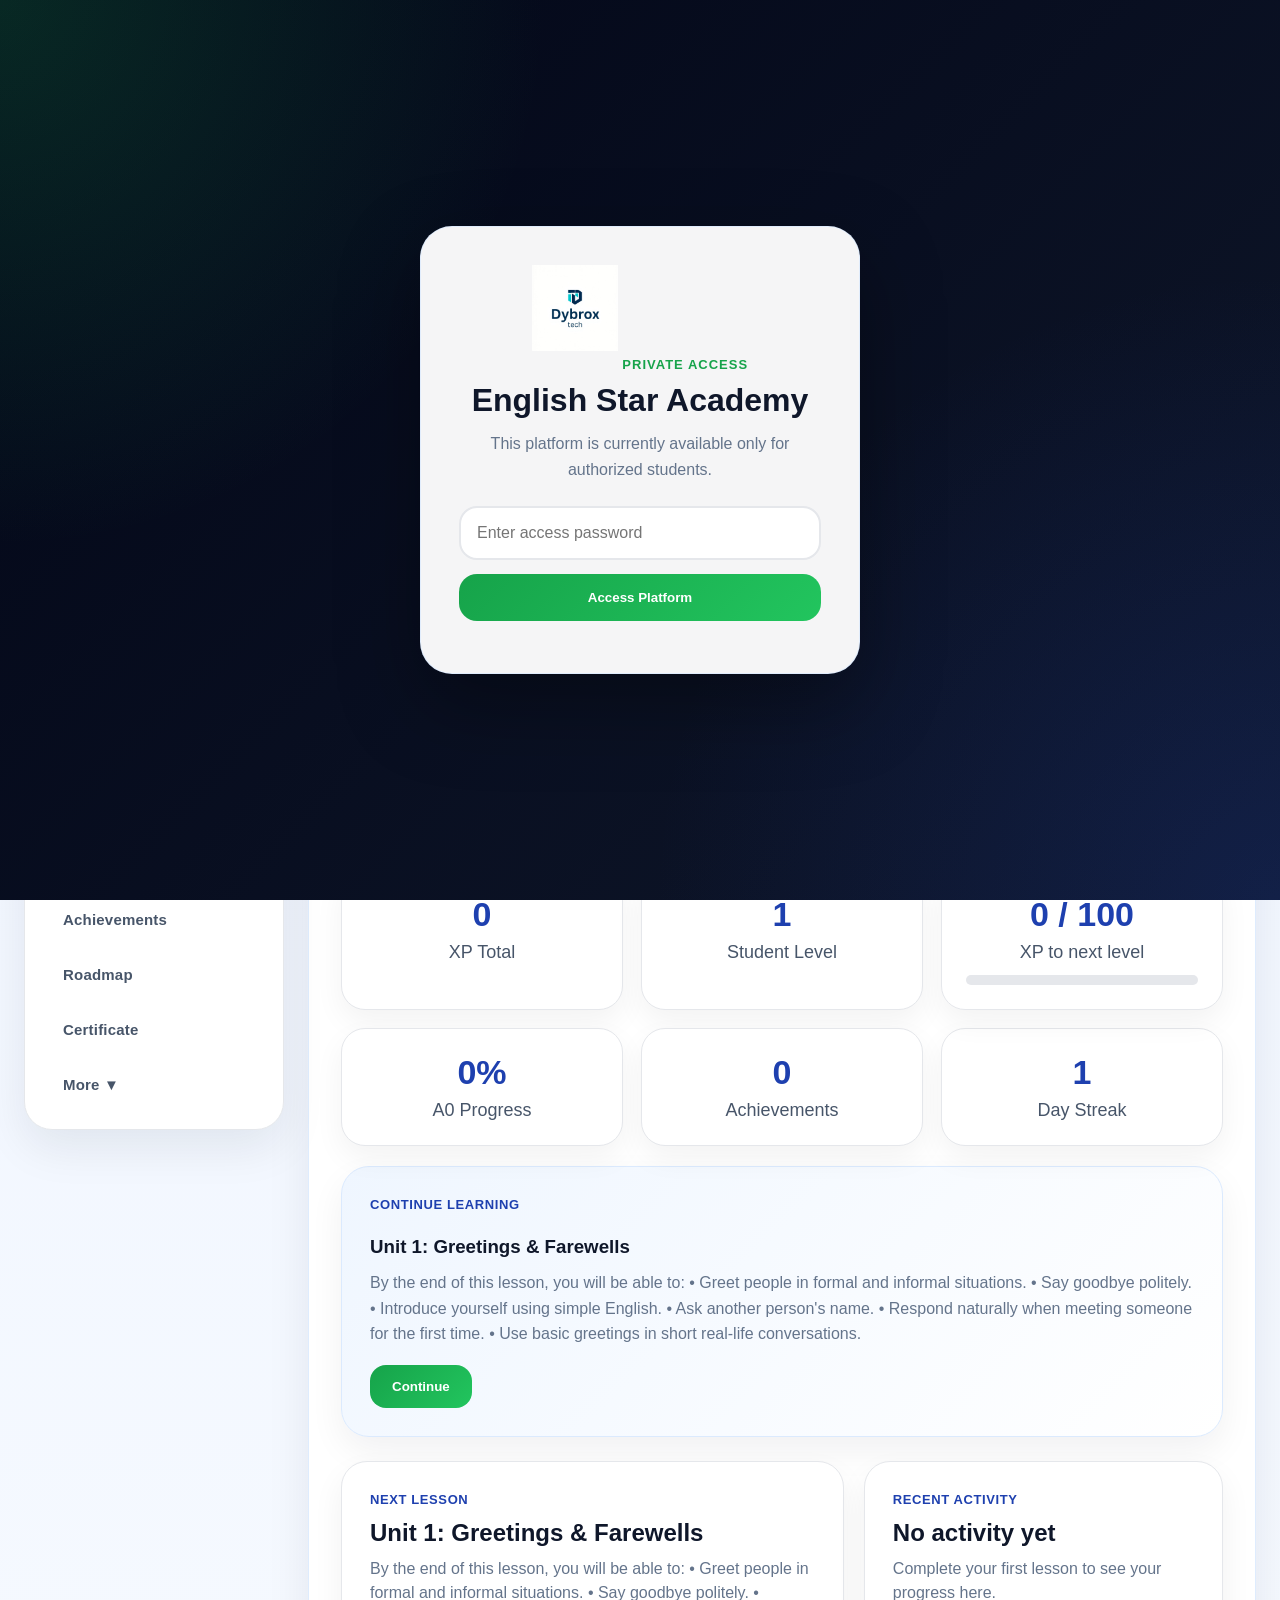
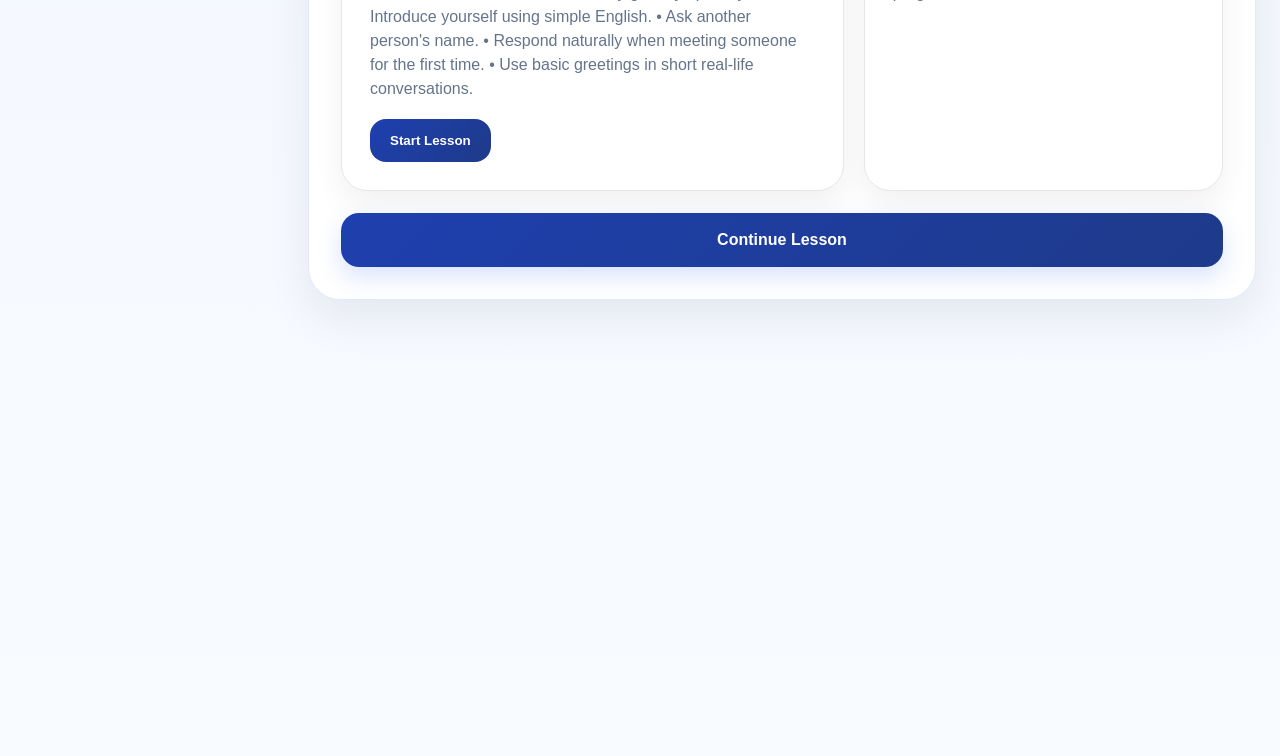
<file: index.html>
<!DOCTYPE html>
<html lang="es">

<head>
  <meta charset="UTF-8">
  <meta name="viewport" content="width=device-width, initial-scale=1.0">
  <title>English Star Academy</title>
  <link rel="stylesheet" href="css/style.css">
</head>

<body>
  <div class="access-screen" id="accessScreen">
  <div class="access-card">
    <img
      src="assets/images/dybrox-logo.png"
      alt="Dybrox Tech"
      class="access-logo"
    >

    <span>Private Access</span>

    <h1>English Star Academy</h1>

    <p>
      This platform is currently available only for authorized students.
    </p>

    <input
      type="password"
      id="accessPassword"
      placeholder="Enter access password"
    >

    <button onclick="checkAccessPassword()">
      Access Platform
    </button>

    <small id="accessMessage"></small>
  </div>
</div>
<div class="welcome-overlay" id="welcomeOverlay">
  <div class="welcome-modal">
    <div class="welcome-logo">D</div>

    <p class="welcome-kicker">English Star Academy</p>

    <h1>Welcome to your English journey</h1>

    <p class="welcome-text">
      Learn step by step with lessons, listening practice, vocabulary,
      grammar and exams designed for real progress.
    </p>
    <div class="welcome-benefits">
  <span>25+ Listening activities</span>
  <span>XP & achievements</span>
  <span>A0 full course</span>
</div>

    <button onclick="closeWelcome()">
      Start Learning
    </button>
  </div>
</div>
  <div class="app">

    <header class="header premium-header">
      <div class="logo">
        <img
    src="assets/images/dybrox-logo.png"
    alt="Dybrox Tech"
    class="brand-logo"
/>
        <div>
          <h1>English Star Academy</h1>
          <p class="brand-subtitle">by Dybrox Tech</p>
          <p>Learn English. Shine Everywhere.</p>
        </div>
      </div>

      <div class="header-profile">
        <div class="header-avatar">D</div>
        <div class="header-info">
          <h3 id="headerName">Student</h3>
          <p>
            Level <span id="headerLevel">1</span> ·
            <span id="headerXp">0</span> XP ·
            <span id="headerStreak">1</span> day streak
          </p>
        </div>

        <button class="reset-btn" onclick="resetProgress()">Reset</button>
      </div>
    </header>

    <aside class="sidebar hidden" id="mainNav">
      <div class="sidebar-student">

        <div class="student-avatar">
          D
        </div>

        <div class="student-data">
          <h3 id="sidebarStudentName">
            Student
          </h3>

          <p>
            Level
            <span id="sidebarLevel">1</span>
          </p>

          <p>
            <span id="sidebarXp">0</span>
            XP
          </p>

        </div>

      </div>

      <div class="sidebar-menu">
        <button class="nav-item active" onclick="showTab('dashboard', this)">Dashboard</button>
        <button class="nav-item" onclick="showTab('mainContent', this)">Courses</button>
        <button class="nav-item" onclick="showTab('vocabularySection', this)">Vocabulary</button>
        <button class="nav-item" onclick="showTab('grammarSection', this)">Grammar</button>
        <button class="nav-item" onclick="showTab('listeningSection', this)">Listening</button>
        <button class="nav-item" onclick="showTab('speakingSection', this)">Speaking</button>
        <button class="nav-item" onclick="showTab('readingSection', this)">Reading</button>
        <button class="nav-item" onclick="showTab('writingSection', this)">Writing</button>
        <button class="nav-item" onclick="showTab('midtermSection', this)">Midterm Exam</button>
        <button class="nav-item" onclick="showTab('examSection', this)">Final Exam</button>
        <button class="nav-item" onclick="showTab('achievementsSection', this)">Achievements</button>
        <button class="nav-item" onclick="showTab('roadmapSection', this)">Roadmap</button>
        <button class="nav-item" onclick="showTab('certificateSection', this)">Certificate</button>
        <button class="nav-item more-btn" onclick="toggleMobileMenu()">More ▼</button>
      </div>
    </aside>

    <section class="welcome-card" id="welcomeCard">
      <h2>Welcome to English Star Academy</h2>
      <p>Antes de empezar, crea tu perfil de estudiante.</p>

      <input type="text" id="studentName" placeholder="Escribe tu nombre">

      <div class="profile-options">
        <button onclick="createProfile('Kids')">Kids</button>
        <button onclick="createProfile('Teens')">Teens</button>
        <button onclick="createProfile('Adults')">Adults</button>
      </div>
    </section>

    <section class="dashboard-pro hidden tab-section active" id="dashboard">
      <div class="hero-banner">
        <div class="hero-content">
          <span class="hero-badge">English Star Premium</span>

          <h2>
            Welcome back,
            <span id="heroStudentName">Student</span>
          </h2>

          <p>
            Continue your English journey and unlock the next level today.
          </p>

          <div class="hero-buttons">
            <button class="hero-btn-primary" onclick="showTab('mainContent')">
              Continue Learning
            </button>

            <button class="hero-btn-secondary" onclick="showTab('examSection')">
              Final Exam A0
            </button>
          </div>
        </div>

        <div class="hero-course-card">

          <span class="course-tag">
            Current Course
          </span>

          <h3>A0</h3>

          <p class="course-level">
            Absolute Beginner
          </p>

          <div class="course-info">
            <div>
              <strong>10</strong>
              <span>Lessons</span>
            </div>

            <div>
              <strong id="courseProgress">0%</strong>
              <span>Progress</span>
            </div>
          </div>

          <div class="course-bar">
            <div id="courseBarFill"></div>
          </div>

        </div>
      </div>

      <div class="dashboard-grid">
        <div class="dash-card">
          <span id="xp">0</span>
          <p>XP Total</p>
        </div>

        <div class="dash-card">
          <span id="studentLevel">1</span>
          <p>Student Level</p>
        </div>

        <div class="dash-card xp-card">
          <span id="xpToNext">0 / 100</span>
          <p>XP to next level</p>
          <div class="mini-xp-bar">
            <div id="miniXpFill"></div>
          </div>
        </div>

        <div class="dash-card">
          <span id="progress">0%</span>
          <p>A0 Progress</p>
        </div>

        <div class="dash-card">
          <span id="medals">0</span>
          <p>Achievements</p>
        </div>

        <div class="dash-card">
          <span id="streak">1</span>
          <p>Day Streak</p>
        </div>
      </div>
      <div class="continue-learning-card">
  <span class="section-label">Continue Learning</span>

  <h3 id="nextLessonTitleCard">
    Loading...
  </h3>

  <p id="nextLessonObjectiveCard">
    Loading...
  </p>

  <button onclick="openNextLesson()">
    Continue
  </button>
</div>
      <div class="dashboard-bottom">

        <div class="next-lesson-card">
          <span class="section-label">Next Lesson</span>
          <h3 id="nextLessonTitle">Unit 1: Greetings & Farewells</h3>
          <p id="nextLessonObjective">
            Aprender a saludar y despedirse en inglés.
          </p>

          <button onclick="openNextLesson()">
            Start Lesson
          </button>
        </div>

        <div class="activity-card">
          <span class="section-label">Recent Activity</span>
          <h3 id="activityTitle">No activity yet</h3>
          <p id="activityText">
            Complete your first lesson to see your progress here.
          </p>
        </div>

      </div>
      <button class="continue-btn" onclick="openNextLesson()">
        Continue Lesson
      </button>
    </section>

    <main class="content hidden tab-section" id="mainContent">
  <section class="courses-panel">
    <div class="courses-header">
      <span class="section-label">Current Course</span>
      <h2>English A0 Foundation</h2>
      <p>
        Complete the beginner path with lessons, vocabulary, grammar,
        listening, reading and writing practice.
      </p>
    </div>

    <section class="lessons" id="lessonList"></section>
  </section>

  <section class="lesson-view" id="lessonView">
    <span class="section-label">Lesson Preview</span>
    <h2>Select a unit</h2>
    <p>Choose your next A0 lesson and continue your English journey.</p>
  </section>
</main>

    <section class="vocabulary-section hidden tab-section" id="vocabularySection">
  <h2>Vocabulary Lab</h2>
  <p>Study essential A0 words organized by category.</p>

  <div class="vocabulary-categories" id="vocabularyCategories"></div>

  <div class="flashcard" id="flashcard">
    <h3 id="flashEnglish">Hello</h3>
    <p id="flashSpanish" class="hidden">Hola</p>
  </div>

  <div class="flash-actions">
    <button onclick="showMeaning()">Show meaning</button>
    <button onclick="nextWord()">Next word</button>
    <button onclick="speak(currentWord.english)">Listen</button>
  </div>
</section>

    <section class="grammar-section hidden tab-section" id="grammarSection">
      <h2>Grammar Lab</h2>
      <p>Estudia la gramática básica del Nivel A0 con ejemplos claros.</p>

      <div class="grammar-card">
        <h3 id="grammarUnit">Unit 1</h3>
        <h2 id="grammarTopic">Greetings</h2>
        <div id="grammarExamples"></div>

        <button class="grammar-btn" onclick="playGrammarExample()">
          Escuchar ejemplo
        </button>

        <button class="grammar-btn" onclick="nextGrammar()">
          Siguiente gramática
        </button>
      </div>
    </section>

    <section class="listening-section hidden tab-section" id="listeningSection">
      <h2>Listening Lab</h2>
      <p>Escucha mini conversaciones y responde preguntas.</p>

      <div class="listening-card">
        <h3 id="listeningTitle">Listening 1</h3>
        <p id="listeningProgress" class="listening-progress">
          1 / 25
        </p>
        <p class="listening-script" id="listeningText">
          Hello. My name is Tom.
        </p>

        <button class="listen-btn" onclick="playListening()">
          Escuchar audio
        </button>
        <button class="listen-btn" onclick="nextListening()">
          Next Listening
        </button>

        <div class="listening-quiz">
          <h3 id="listeningQuestion">What is his name?</h3>
          <div id="listeningOptions"></div>
          <p id="listeningResult" class="result"></p>
        </div>
      </div>
    </section>

    <section class="speaking-section hidden tab-section" id="speakingSection">
      <h2>Speaking Lab</h2>
      <p>Practica tu pronunciación.</p>

      <div class="speaking-card">
        <h3>Pronuncia:</h3>

        <h2 id="speakingPhrase">
          Hello, my name is Tom.
        </h2>

        <button onclick="startSpeaking()">
          Iniciar micrófono
        </button>

        <p id="speechResult">
          Presiona el botón para comenzar.
        </p>
      </div>
    </section>

    <section class="reading-section hidden tab-section" id="readingSection">
      <h2>Reading Lab</h2>
      <p>Lee textos cortos y responde preguntas de comprensión.</p>

      <div class="reading-card">
        <h3 id="readingTitle">Reading 1</h3>

        <p class="reading-text" id="readingText">
          Hello. My name is Anna. I am a student.
        </p>

        <h3 id="readingQuestion">What is her name?</h3>
        <div id="readingOptions"></div>
        <p id="readingResult" class="result"></p>
      </div>
    </section>

    <section class="writing-section hidden tab-section" id="writingSection">
      <h2>Writing Lab</h2>
      <p>Practica escritura con ejercicios guiados.</p>

      <div class="writing-card">
        <h3 id="writingTitle">Writing 1</h3>

        <p id="writingPrompt">
          Complete: _____ morning.
        </p>

        <input type="text" id="writingInput" placeholder="Escribe tu respuesta aquí">

        <button class="writing-btn" onclick="checkWritingAnswer()">
          Verificar
        </button>

        <p id="writingResult" class="result"></p>
      </div>
    </section>

    <section class="tab-section hidden" id="midtermSection">

      <div class="section-header">
        <h2>Midterm Exam A0</h2>
        <p>
          Evaluate Units 1–7.
        </p>
      </div>

      <div id="midtermContainer"></div>
      <div class="midterm-summary">
        <button class="primary-btn" onclick="finishMidterm()">
          Finish Midterm
        </button>

        <h3 id="midtermFinalResult"></h3>
      </div>
      <div class="midterm-summary">

        <button class="primary-btn" onclick="finishMidterm()">

          Finish Midterm

        </button>

        <h3 id="midtermFinalResult"></h3>

      </div>

    </section>

    <section class="exam-section hidden tab-section" id="examSection">
      <h2>Final Exam A0</h2>
      <p>Demuestra que dominas el nivel A0.</p>

      <div class="exam-card">
        <h3 id="examSkill">Vocabulary</h3>

        <p id="examQuestion">
          What does "Hello" mean?
        </p>

        <div id="examOptions"></div>

        <input type="text" id="examInput" class="hidden" placeholder="Escribe tu respuesta aquí">

        <button class="exam-btn hidden" id="examCheckBtn" onclick="checkExamInput()">
          Verificar
        </button>

        <p id="examResult" class="result"></p>

        <button class="exam-btn" onclick="nextExamQuestion()">
          Siguiente pregunta
        </button>
      </div>

      <div class="exam-score" id="examScoreBox">
        Score: 0 / 0
      </div>
    </section>

    <section class="achievements hidden tab-section" id="achievementsSection">
      <h2>Achievements</h2>
      <p>Tus recompensas aparecerán aquí mientras avanzas.</p>

      <div class="medal-list" id="medalList">
        <div class="empty-medals">
          Todavía no tienes logros. Completa tu primera unidad.
        </div>
      </div>
    </section>

    <section class="level-roadmap hidden tab-section" id="roadmapSection">
      <h2>Learning Roadmap</h2>
      <p>Avanza desde cero hasta nivel avanzado.</p>

      <div class="roadmap-grid">
        <div class="roadmap-card active">
          <h3>A0</h3>
          <p>Absolute Beginner</p>
          <span>Disponible</span>
        </div>

        <div class="roadmap-card locked">
          <h3>A1</h3>
          <p>Beginner</p>
          <span>Bloqueado</span>
        </div>

        <div class="roadmap-card locked">
          <h3>A2</h3>
          <p>Elementary</p>
          <span>Bloqueado</span>
        </div>

        <div class="roadmap-card locked">
          <h3>B1</h3>
          <p>Intermediate</p>
          <span>Bloqueado</span>
        </div>

        <div class="roadmap-card locked">
          <h3>B2</h3>
          <p>Upper Intermediate</p>
          <span>Bloqueado</span>
        </div>

        <div class="roadmap-card locked">
          <h3>C1</h3>
          <p>Advanced</p>
          <span>Bloqueado</span>
        </div>
      </div>
    </section>

    <section class="certificate-section hidden tab-section" id="certificateSection">
      <h2>Certificate A0</h2>
      <p>Cuando completes el nivel A0, podrás generar tu certificado.</p>

      <div class="certificate-card premium-certificate" id="certificateCard">

  <div class="certificate-border">

    <div class="certificate-top">
      <img
        src="assets/images/dybrox-logo.png"
        alt="Dybrox Tech"
        class="certificate-logo"
      >

      <div>
        <h1>English Star Academy</h1>
        <p>by Dybrox Tech</p>
      </div>
    </div>

    <div class="certificate-main">
      <span>Certificate of Achievement</span>

      <p>This certificate is proudly presented to</p>

      <h2 id="certificateName">Student Name</h2>

      <p>for successfully completing</p>

      <h3>Level A0 - English Foundation</h3>

      <p class="certificate-description">
  The student has successfully completed the English Star Academy
  A0 Foundation Program, demonstrating proficiency in essential
  communication skills and completing all required assessments.
</p>

<div class="certificate-skills">

  <div class="skill-badge">Vocabulary</div>
  <div class="skill-badge">Grammar</div>
  <div class="skill-badge">Listening</div>
  <div class="skill-badge">Speaking</div>
  <div class="skill-badge">Reading</div>
  <div class="skill-badge">Writing</div>

</div>

<div class="certificate-score">

  <h4>Final Assessment</h4>

  <strong id="certificateScore">
    Passed
  </strong>

</div>
    </div>
    <div class="certificate-signatures">

  <div class="signature-box">
    <div class="signature-line"></div>

    <strong>Academic Director</strong>

    <span>
      English Star Academy
    </span>
  </div>

  <div class="signature-box">
    <div class="signature-line"></div>

    <strong>Dybrox Tech</strong>

    <span>
      Issuing Organization
    </span>
  </div>

</div>

    <div class="certificate-footer">
      <div>
        <strong id="certificateDate">Date</strong>
        <span>Completion Date</span>
      </div>

      <div>
        <strong id="certificateId">ESA-A0-0001</strong>
        <span>Certificate ID</span>
      </div>

      <div>
        <strong>Dybrox Tech</strong>
        <span>Issued by</span>
      </div>
    </div>

  </div>

</div>

      <button class="certificate-btn" onclick="downloadCertificate()">
        Descargar certificado
      </button>
    </section>
    <nav class="bottom-nav">
      <button class="bottom-item" onclick="showTab('dashboard', this)">
        <span>⌂</span>
        Dashboard
      </button>

      <button class="bottom-item" onclick="showTab('mainContent', this)">
        <span>▣</span>
        Learn
      </button>

      <button class="bottom-item" onclick="showTab('listeningSection', this)">
        <span>▶</span>
        Practice
      </button>

      <button class="bottom-item" onclick="showTab('achievementsSection', this)">
        <span>★</span>
        Achievements
      </button>

      <button class="bottom-item" onclick="showTab('certificateSection', this)">
        <span>●</span>
        Profile
      </button>
    </nav>
  </div>

  <script src="levels/a0/vocabulary.js"></script>
  <script src="levels/a0/grammar.js"></script>
  <script src="levels/a0/audio.js"></script>
  <script src="levels/a0/quizzes.js"></script>
  <script src="levels/a0/lessons.js"></script>
  <script src="js/script.js"></script>

</body>


</html>
</file>
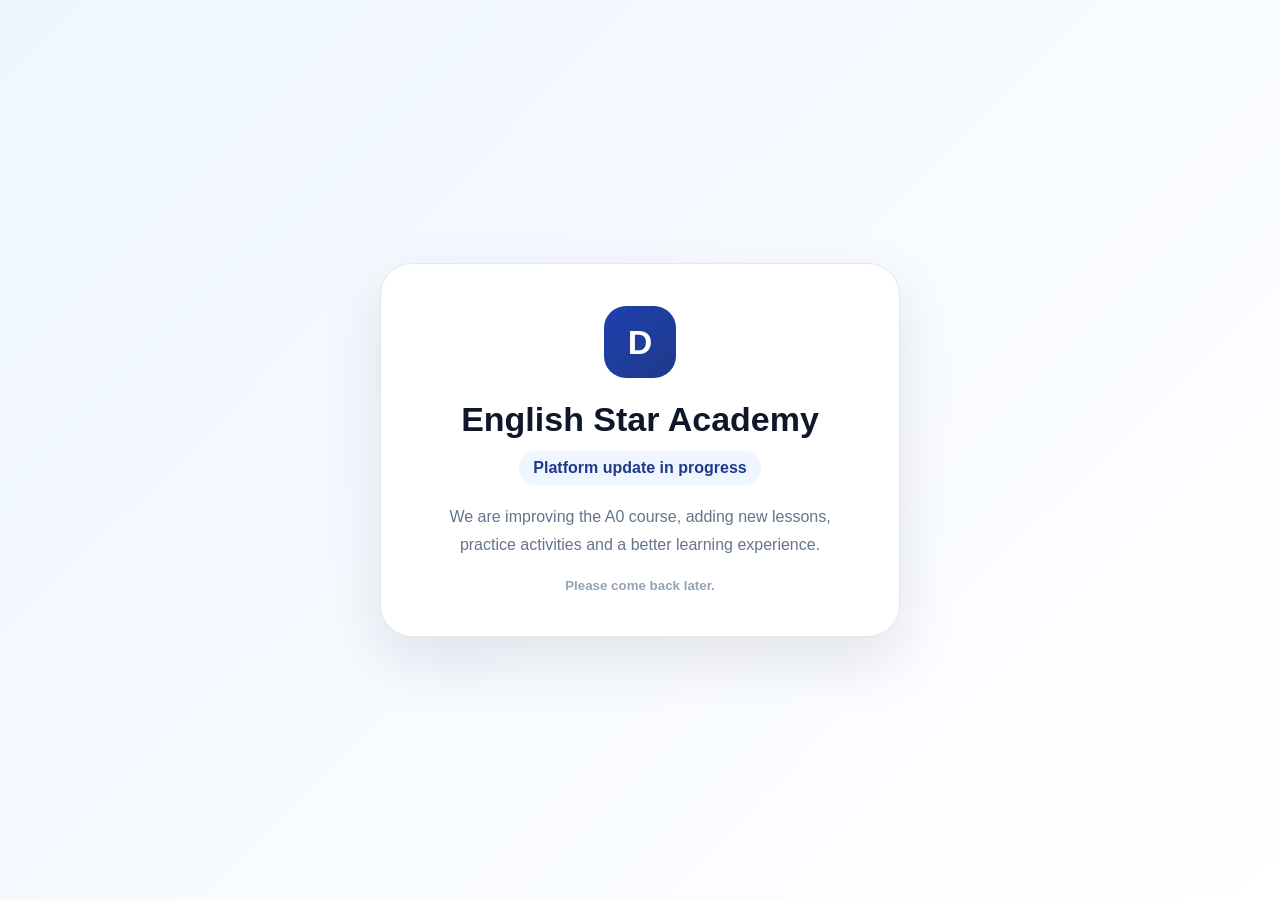
<file: maintenance.html>
<!DOCTYPE html>
<html lang="en">
<head>
  <meta charset="UTF-8">
  <meta name="viewport" content="width=device-width, initial-scale=1.0">
  <title>English Star Academy | Maintenance</title>
  <link rel="stylesheet" href="css/style.css">
</head>
<body>

  <main class="maintenance-page">
    <div class="maintenance-card">
      <div class="maintenance-logo">D</div>

      <h1>English Star Academy</h1>

      <span>Platform update in progress</span>

      <p>
        We are improving the A0 course, adding new lessons,
        practice activities and a better learning experience.
      </p>

      <small>
        Please come back later.
      </small>
    </div>
  </main>

</body>
</html>
</file>
<file: css/style.css>
:root {
  --academy-blue: #1e40af;
  --academy-blue-dark: #1e3a8a;

  --academy-green: #22c55e;
  --academy-green-dark: #16a34a;

  --academy-gold: #fbbf24;
}

* {
  margin: 0;
  padding: 0;
  box-sizing: border-box;
  font-family: 'Segoe UI', sans-serif;
}

body {
  background: #f4f7ff;
  color: #1f2937;
}

.app {
  max-width: 1200px;
  margin: auto;
  padding: 20px;
}

.header {
  background: linear-gradient(135deg, #1d4ed8, #1e3a8a);
  color: white;
  padding: 25px;
  border-radius: 24px;
  display: flex;
  justify-content: space-between;
  align-items: center;
}

.logo {
  display: flex;
  align-items: center;
  gap: 18px;
}

.logo-icon {
  width: 70px;
  height: 70px;
  background: #fbbf24;
  color: #1e3a8a;
  border-radius: 20px;
  display: grid;
  place-items: center;
  font-size: 26px;
  font-weight: bold;
}

.logo h1 {
  font-size: 30px;
}

.logo p {
  opacity: 0.85;
}

.hero {
  margin-top: 25px;
  background: white;
  padding: 30px;
  border-radius: 25px;
  box-shadow: 0 10px 30px rgba(0, 0, 0, 0.08);
}

.hero h2 {
  font-size: 32px;
  color: #1e3a8a;
}

.hero p {
  margin-top: 10px;
  color: #6b7280;
}

.stats {
  display: grid;
  grid-template-columns: repeat(3, 1fr);
  gap: 15px;
  margin-top: 25px;
}

.stats div {
  background: #eef2ff;
  padding: 20px;
  border-radius: 18px;
  text-align: center;
}

.stats span {
  font-size: 28px;
  font-weight: bold;
  color: #1e40af;
}

.level-card {
  margin-top: 25px;
  background: #111827;
  color: white;
  padding: 25px;
  border-radius: 25px;
}

.progress-bar {
  margin-top: 15px;
  height: 14px;
  background: #374151;
  border-radius: 20px;
  overflow: hidden;
}

#progressFill {
  width: 0%;
  height: 100%;
  background: #fbbf24;
  transition: 0.4s;
}

.content {
  margin-top: 25px;
  display: grid;
  grid-template-columns: 350px 1fr;
  gap: 20px;
}

.lessons,
.lesson-view {
  background: white;
  padding: 25px;
  border-radius: 25px;
  box-shadow: 0 10px 30px rgba(0, 0, 0, 0.08);
}

.lesson-btn {
  width: 100%;
  border: none;
  background: #f3f4f6;
  padding: 18px;
  margin-bottom: 12px;
  border-radius: 16px;
  text-align: left;
  cursor: pointer;
  transition: 0.3s;
}

.lesson-btn:hover {
  background: #dbeafe;
  transform: translateY(-2px);
}

.lesson-btn.completed {
  background: #dcfce7;
}

.lesson-btn.locked {
  background: #e5e7eb;
  opacity: 0.6;
  cursor: not-allowed;
}

.lesson-view h2 {
  color: #1e3a8a;
  margin-bottom: 10px;
}

.tag {
  display: inline-block;
  background: #dbeafe;
  color: #1e3a8a;
  padding: 8px 12px;
  border-radius: 12px;
  margin: 5px;
  font-weight: bold;
}

.audio-btn,
.action-btn {
  border: none;
  padding: 14px 20px;
  border-radius: 14px;
  margin-top: 15px;
  cursor: pointer;
  font-weight: bold;
}

.audio-btn {
  background: #fbbf24;
  color: #1e3a8a;
}

.action-btn {
  background: #1e40af;
  color: white;
}

.quiz {
  margin-top: 25px;
}

.option {
  display: block;
  width: 100%;
  padding: 15px;
  margin: 10px 0;
  background: #f3f4f6;
  border: 2px solid transparent;
  border-radius: 15px;
  cursor: pointer;
  text-align: left;
}

.option:hover {
  border-color: #1e40af;
}

.result {
  margin-top: 15px;
  font-weight: bold;
}

.medal-box {
  margin-top: 20px;
  background: #fffbeb;
  padding: 18px;
  border-radius: 18px;
  color: #92400e;
}

@media (max-width: 850px) {
  .content {
    grid-template-columns: 1fr;
  }

  .stats {
    grid-template-columns: 1fr;
  }

  .logo h1 {
    font-size: 22px;
  }
}

.hidden {
  display: none;
}

.reset-btn {
  border: none;
  background: white;
  color: #1e3a8a;
  padding: 12px 18px;
  border-radius: 14px;
  font-weight: bold;
  cursor: pointer;

}

.header {
  display: flex;
  justify-content: space-between;
  align-items: center;
}

.welcome-card {
  margin-top: 25px;
  background: white;
  padding: 35px;
  border-radius: 25px;
  box-shadow: 0 10px 30px rgba(0, 0, 0, 0.08);
  text-align: center;
}

.welcome-card h2 {
  color: #1e3a8a;
  font-size: 30px;
}

.welcome-card p {
  color: #6b7280;
  margin: 12px 0 20px;
}

.welcome-card input {
  width: 100%;
  max-width: 400px;
  padding: 16px;
  border-radius: 14px;
  border: 2px solid #d1d5db;
  outline: none;
  font-size: 16px;
}

.profile-options {
  margin-top: 20px;
  display: flex;
  justify-content: center;
  gap: 15px;
  flex-wrap: wrap;
}

.profile-options button {
  border: none;
  background: #1e40af;
  color: white;
  padding: 16px 25px;
  border-radius: 18px;
  font-weight: bold;
  cursor: pointer;
  transition: 0.3s;
}

.profile-options button:hover {
  background: #1e3a8a;
  transform: translateY(-3px);
}

.dashboard-pro {
  margin-top: 25px;
  background: white;
  padding: 30px;
  border-radius: 28px;
  box-shadow: 0 15px 40px rgba(0, 0, 0, 0.08);
}

.nova-card {
  background: linear-gradient(135deg, #fff7ed, #eff6ff);
  border-radius: 30px;
  padding: 35px;
  display: flex;
  align-items: center;
  gap: 25px;
  border: 1px solid #dbeafe;
  box-shadow: 0 18px 40px rgba(0, 0, 0, 0.08);
}

.nova-avatar {
  width: 110px;
  height: 110px;
  border-radius: 28px;
  background: linear-gradient(135deg, #facc15, #f97316);
  display: flex;
  align-items: center;
  justify-content: center;
  font-size: 55px;
  box-shadow: 0 15px 35px rgba(250, 204, 21, 0.3);
}

.nova-card h2 {
  font-size: 42px;
  color: #1e3a8a;
}

.nova-message {
  font-size: 20px;
  color: #92400e;
  font-weight: bold;
}

.dashboard-grid {
  margin-top: 22px;
  display: grid;
  grid-template-columns: repeat(4, 1fr);
  gap: 18px;
}

.dash-card {
  background: white;
  border-radius: 24px;
  padding: 28px;
  border: 1px solid #e5e7eb;
  box-shadow: 0 12px 30px rgba(0, 0, 0, 0.05);
  text-align: center;
  transition: 0.3s;
}

.dash-card:hover {
  transform: translateY(-5px);
  box-shadow: 0 18px 40px rgba(0, 0, 0, 0.08);
}

.dash-card span {
  font-size: 48px;
  font-weight: 800;
  color: #1e40af;
  display: block;
  margin-bottom: 8px;
}

.dash-card p {
  font-size: 18px;
  color: #475569;
}

.continue-btn {
  margin-top: 22px;
  width: 100%;
  border: none;
  background: linear-gradient(135deg, #1e40af, #1e3a8a);
  color: white;
  padding: 18px;
  border-radius: 18px;
  font-weight: bold;
  cursor: pointer;
  font-size: 16px;
}

.continue-btn:hover {
  transform: translateY(-2px);
}

@media (max-width: 850px) {
  .dashboard-grid {
    grid-template-columns: 1fr 1fr;
  }

  .nova-card {
    flex-direction: column;
    text-align: center;
  }
}

.achievements {
  margin-top: 25px;
  background: white;
  padding: 28px;
  border-radius: 28px;
  box-shadow: 0 15px 40px rgba(0, 0, 0, 0.08);
}

.achievements h2 {
  color: #1e3a8a;
  margin-bottom: 8px;
}

.achievements p {
  color: #6b7280;
  margin-bottom: 18px;
}

.medal-list {
  display: grid;
  grid-template-columns: repeat(3, 1fr);
  gap: 15px;
}

.medal-item {
  background: linear-gradient(135deg, #fffbeb, #fef3c7);
  padding: 18px;
  border-radius: 20px;
  border: 1px solid #fde68a;
  color: #92400e;
  font-weight: bold;
}

.empty-medals {
  background: #f3f4f6;
  padding: 18px;
  border-radius: 18px;
  color: #6b7280;
  grid-column: 1 / -1;
}

@media (max-width: 850px) {
  .medal-list {
    grid-template-columns: 1fr;
  }
}

.level-roadmap {
  margin-top: 25px;
  background: white;
  padding: 28px;
  border-radius: 28px;
  box-shadow: 0 15px 40px rgba(0, 0, 0, 0.08);
}

.level-roadmap h2 {
  color: #1e3a8a;
  margin-bottom: 8px;
}

.level-roadmap p {
  color: #6b7280;
  margin-bottom: 18px;
}

.roadmap-grid {
  display: grid;
  grid-template-columns: repeat(3, 1fr);
  gap: 18px;
}

.roadmap-card {
  padding: 22px;
  border-radius: 22px;
  border: 1px solid #e5e7eb;
  background: #f8fafc;
}

.roadmap-card h3 {
  color: #1e3a8a;
  margin-bottom: 8px;
}

.roadmap-card span {
  display: inline-block;
  margin-top: 10px;
  background: #e5e7eb;
  color: #374151;
  padding: 7px 12px;
  border-radius: 999px;
  font-size: 13px;
  font-weight: bold;
}

.roadmap-card.active {
  background: linear-gradient(135deg, #eff6ff, #fef3c7);
  border-color: #fbbf24;
}

.roadmap-card.active span {
  background: #fbbf24;
  color: #1e3a8a;
}

.roadmap-card.locked {
  opacity: 0.65;
}

@media (max-width: 850px) {
  .roadmap-grid {
    grid-template-columns: 1fr;
  }
}

.main-nav {
  margin-top: 20px;
  background: white;
  padding: 18px;
  border-radius: 24px;
  box-shadow: 0 12px 35px rgba(0, 0, 0, 0.08);
  display: flex;
  gap: 12px;
  overflow-x: auto;
  align-items: center;
}

.main-nav a,
.main-nav button {
  text-decoration: none;
  background: #f8fafc;
  color: #1e3a8a;
  padding: 14px 20px;
  border-radius: 16px;
  font-weight: 700;
  white-space: nowrap;
  transition: all 0.3s ease;
  border: 1px solid #e5e7eb;
  cursor: pointer;
}

.main-nav a:hover {
  background: #1e40af;
  color: white;
}

.vocabulary-section {
  margin-top: 25px;
  background: white;
  padding: 28px;
  border-radius: 28px;
  box-shadow: 0 15px 40px rgba(0, 0, 0, 0.08);
}

.vocabulary-section h2 {
  color: #1e3a8a;
}

.vocabulary-section p {
  color: #6b7280;
  margin-top: 8px;
}

.flashcard {
  margin-top: 20px;
  min-height: 170px;
  background: linear-gradient(135deg, #eff6ff, #fef3c7);
  border: 2px solid #fbbf24;
  border-radius: 28px;
  display: grid;
  place-items: center;
  text-align: center;
  padding: 25px;
}

.flashcard h3 {
  font-size: 42px;
  color: #1e3a8a;
}

.flashcard p {
  font-size: 28px;
  color: #92400e;
  font-weight: bold;
}

.flash-actions {
  margin-top: 18px;
  display: flex;
  gap: 12px;
  flex-wrap: wrap;
}

.flash-actions button {
  border: none;
  background: #1e40af;
  color: white;
  padding: 14px 18px;
  border-radius: 16px;
  font-weight: bold;
  cursor: pointer;
}

.flash-actions button:hover {
  background: #1e3a8a;
}

.listening-section {
  margin-top: 25px;
  background: white;
  padding: 28px;
  border-radius: 28px;
  box-shadow: 0 15px 40px rgba(0, 0, 0, 0.08);
}

.listening-section h2 {
  color: #1e3a8a;
}

.listening-section p {
  color: #6b7280;
  margin-top: 8px;
}

.listening-card {
  margin-top: 20px;
  background: linear-gradient(135deg, #eff6ff, #f8fafc);
  padding: 25px;
  border-radius: 24px;
  border: 1px solid #dbeafe;
}

.listening-script {
  background: white;
  padding: 18px;
  border-radius: 18px;
  font-size: 20px;
  color: #1f2937 !important;
  margin: 15px 0;
}

.listen-btn {
  background: linear-gradient(135deg, #16a34a, #22c55e);
  color: white;
  border: none;
  border-radius: 16px;
  padding: 14px 22px;
  font-weight: 700;
  cursor: pointer;
  transition: .3s;
  margin-top: 12px;
}

.listen-btn:hover {
  transform: translateY(-2px);
  box-shadow: 0 10px 25px rgba(34, 197, 94, .25);
}

.listen-btn:active {
  transform: scale(.97);
}

.listening-quiz {
  margin-top: 22px;
}

.listening-option {
  display: block;
  width: 100%;
  padding: 15px;
  margin-top: 10px;
  background: white;
  border: 2px solid #e5e7eb;
  border-radius: 16px;
  cursor: pointer;
  text-align: left;
  font-weight: bold;
}

.listening-option:hover {
  border-color: #1e40af;
}

.speaking-section {
  margin-top: 25px;
  background: white;
  padding: 28px;
  border-radius: 28px;
  box-shadow: 0 15px 40px rgba(0, 0, 0, 0.08);
}

.speaking-card {
  margin-top: 20px;
  padding: 25px;
  border-radius: 24px;
  background: linear-gradient(135deg, #ecfeff, #eff6ff);
}

.speaking-card h2 {
  color: #1e3a8a;
  margin: 15px 0;
}

.speaking-card button {
  border: none;
  background: #1e40af;
  color: white;
  padding: 14px 18px;
  border-radius: 16px;
  cursor: pointer;
  font-weight: bold;
}

.certificate-section {
  margin-top: 25px;
  background: white;
  padding: 28px;
  border-radius: 28px;
  box-shadow: 0 15px 40px rgba(0, 0, 0, 0.08);
}

.certificate-section h2 {
  color: #1e3a8a;
}

.certificate-card {
  margin-top: 20px;
  background: linear-gradient(135deg, #eff6ff, #fffbeb);
  border: 4px solid #fbbf24;
  border-radius: 28px;
  padding: 40px;
  text-align: center;
  color: #1e3a8a;
}

.certificate-card h1 {
  font-size: 34px;
  margin-bottom: 10px;
}

.certificate-card h3 {
  font-size: 32px;
  color: #92400e;
  margin: 18px 0;
}

.certificate-date {
  margin-top: 20px;
  font-weight: bold;
}

.certificate-btn {
  margin-top: 18px;
  border: none;
  background: #1e40af;
  color: white;
  padding: 15px 22px;
  border-radius: 16px;
  font-weight: bold;
  cursor: pointer;
}

.certificate-btn:hover {
  background: #1e3a8a;
}

@media print {
  body {
    background: white !important;
  }

  body * {
    visibility: hidden;
  }

  #certificateCard,
  #certificateCard * {
    visibility: visible;
  }

  #certificateCard {
    position: absolute;
    left: 0;
    top: 0;
    width: 100%;
    box-shadow: none !important;
  }

  .certificate-section {
    box-shadow: none !important;
    border: none !important;
  }

  .certificate-btn,
  .bottom-nav,
  .sidebar,
  .header {
    display: none !important;
  }
}

.xp-card {
  position: relative;
}

.mini-xp-bar {
  margin-top: 12px;
  height: 10px;
  background: #e5e7eb;
  border-radius: 999px;
  overflow: hidden;
}

#miniXpFill {
  height: 100%;
  width: 0%;
  background: #fbbf24;
  transition: 0.4s;
}

.lesson-view h3 {
  margin-top: 22px;
  color: #1e3a8a;
}

.lesson-view ul {
  margin-top: 10px;
  padding-left: 22px;
}

.lesson-view li {
  margin-bottom: 8px;
}

.reading-box {
  background: #f8fafc;
  padding: 18px;
  border-radius: 18px;
  border-left: 5px solid #1e40af;
  color: #1f2937 !important;
  font-size: 18px;
}

.grammar-section {
  margin-top: 25px;
  background: white;
  padding: 28px;
  border-radius: 28px;
  box-shadow: 0 15px 40px rgba(0, 0, 0, 0.08);
}

.grammar-section h2 {
  color: #1e3a8a;
}

.grammar-section p {
  color: #6b7280;
  margin-top: 8px;
}

.grammar-card {
  margin-top: 20px;
  padding: 25px;
  border-radius: 24px;
  background: linear-gradient(135deg, #f8fafc, #eff6ff);
  border: 1px solid #dbeafe;
}

.grammar-example {
  background: white;
  padding: 15px;
  border-radius: 16px;
  margin-top: 10px;
  font-weight: bold;
  color: #1f2937;
}

.grammar-btn {
  margin-top: 15px;
  margin-right: 10px;
  border: none;
  background: #1e40af;
  color: white;
  padding: 14px 18px;
  border-radius: 16px;
  font-weight: bold;
  cursor: pointer;
}

.grammar-btn:hover {
  background: #1e3a8a;
}

.reading-section {
  margin-top: 25px;
  background: white;
  padding: 28px;
  border-radius: 28px;
  box-shadow: 0 15px 40px rgba(0, 0, 0, 0.08);
}

.reading-section h2 {
  color: #1e3a8a;
}

.reading-section p {
  color: #6b7280;
  margin-top: 8px;
}

.reading-card {
  margin-top: 20px;
  padding: 25px;
  border-radius: 24px;
  background: linear-gradient(135deg, #f8fafc, #eff6ff);
  border: 1px solid #dbeafe;
}

.reading-text {
  background: white;
  padding: 18px;
  border-radius: 18px;
  color: #1f2937 !important;
  font-size: 20px;
  line-height: 1.6;
  margin: 15px 0;
}

.reading-option {
  display: block;
  width: 100%;
  padding: 15px;
  margin-top: 10px;
  background: white;
  border: 2px solid #e5e7eb;
  border-radius: 16px;
  cursor: pointer;
  text-align: left;
  font-weight: bold;
}

.reading-option:hover {
  border-color: #1e40af;
}

.tab-section {
  display: none;
}

.tab-section.active {
  display: block;
}

.main-nav button {
  border: none;
  background: #f3f4f6;
  color: #1e3a8a;
  padding: 12px 16px;
  border-radius: 14px;
  font-weight: bold;
  white-space: nowrap;
  cursor: pointer;
  transition: 0.3s;
}

.main-nav button:hover {
  background: #1e40af;
  color: white;
}

.module-box {
  margin-bottom: 22px;
  padding: 18px;
  background: #f8fafc;
  border-radius: 22px;
  border: 1px solid #e5e7eb;
}

.module-box h3 {
  color: #1e3a8a;
  margin-bottom: 14px;
}

.writing-section {
  margin-top: 25px;
  background: white;
  padding: 28px;
  border-radius: 28px;
  box-shadow: 0 15px 40px rgba(0, 0, 0, 0.08);
}

.writing-section h2 {
  color: #1e3a8a;
}

.writing-section p {
  color: #6b7280;
  margin-top: 8px;
}

.writing-card {
  margin-top: 20px;
  padding: 25px;
  border-radius: 24px;
  background: linear-gradient(135deg, #f8fafc, #eff6ff);
  border: 1px solid #dbeafe;
}

#writingPrompt {
  background: white;
  padding: 18px;
  border-radius: 18px;
  color: #1f2937;
  font-size: 20px;
  font-weight: bold;
  margin: 15px 0;
}

#writingInput {
  width: 100%;
  padding: 16px;
  border-radius: 16px;
  border: 2px solid #e5e7eb;
  outline: none;
  font-size: 16px;
}

#writingInput:focus {
  border-color: #1e40af;
}

.writing-btn {
  margin-top: 15px;
  border: none;
  background: #1e40af;
  color: white;
  padding: 14px 18px;
  border-radius: 16px;
  font-weight: bold;
  cursor: pointer;
}

.writing-btn:hover {
  background: #1e3a8a;
}

.exam-section {
  margin-top: 25px;
  background: white;
  padding: 28px;
  border-radius: 28px;
  box-shadow: 0 15px 40px rgba(0, 0, 0, 0.08);
}

.exam-section h2 {
  color: #1e3a8a;
}

.exam-card {
  margin-top: 20px;
  padding: 25px;
  border-radius: 24px;
  background: linear-gradient(135deg, #f8fafc, #eff6ff);
  border: 1px solid #dbeafe;
}

#examQuestion {
  background: white;
  padding: 18px;
  border-radius: 18px;
  color: #1f2937;
  font-size: 20px;
  font-weight: bold;
  margin: 15px 0;
}

.exam-option {
  display: block;
  width: 100%;
  padding: 15px;
  margin-top: 10px;
  background: white;
  border: 2px solid #e5e7eb;
  border-radius: 16px;
  cursor: pointer;
  text-align: left;
  font-weight: bold;
}

.exam-option:hover {
  border-color: #1e40af;
}

#examInput {
  width: 100%;
  padding: 16px;
  border-radius: 16px;
  border: 2px solid #e5e7eb;
  outline: none;
  font-size: 16px;
}

.exam-btn {
  margin-top: 15px;
  margin-right: 10px;
  border: none;
  background: #1e40af;
  color: white;
  padding: 14px 18px;
  border-radius: 16px;
  font-weight: bold;
  cursor: pointer;
}

.exam-score {
  margin-top: 18px;
  background: #fffbeb;
  color: #92400e;
  padding: 18px;
  border-radius: 18px;
  font-weight: bold;
}

/* =========================
   PREMIUM DESIGN V2
========================= */

body {
  background: linear-gradient(180deg, #eef4ff 0%, #f8fbff 100%);
}

.app {
  max-width: 1350px;
  padding: 28px;
}

/* HEADER PREMIUM */
.header {
  background: linear-gradient(135deg, #003bbf, #0057ff, #082567);
  padding: 32px;
  border-radius: 28px;
  box-shadow: 0 20px 45px rgba(0, 64, 180, 0.25);
}

.logo-icon {
  width: 78px;
  height: 78px;
  border-radius: 22px;
  background: linear-gradient(135deg, #facc15, #f59e0b);
  box-shadow: 0 12px 25px rgba(245, 158, 11, 0.35);
}

.logo h1 {
  font-size: 34px;
  letter-spacing: -1px;
}

/* NAV PREMIUM */
.main-nav {
  margin-top: -10px;
  background: white;
  padding: 18px;
  border-radius: 0 0 28px 28px;
  box-shadow: 0 18px 35px rgba(15, 23, 42, 0.12);
  display: flex;
  gap: 12px;
  overflow-x: auto;
}

.main-nav button,
.main-nav a {
  border: 1px solid #dbeafe;
  background: #ffffff;
  color: #1e3a8a;
  padding: 14px 20px;
  border-radius: 16px;
  font-weight: 800;
  min-width: 120px;
  cursor: pointer;
  box-shadow: 0 8px 18px rgba(30, 58, 138, 0.06);
}

.main-nav button:hover,
.main-nav a:hover {
  background: #1e40af;
  color: white;
  transform: translateY(-2px);
}

/* CARDS PREMIUM */
.dashboard-pro,
.achievements,
.level-roadmap,
.vocabulary-section,
.listening-section,
.grammar-section,
.reading-section,
.writing-section,
.speaking-section,
.exam-section,
.content,
.lesson-view,
.lessons {
  border-radius: 30px;
  box-shadow: 0 18px 45px rgba(15, 23, 42, 0.08);
  border: 1px solid rgba(219, 234, 254, 0.9);
}

/* LEVEL CARD */
.level-card {
  background: linear-gradient(135deg, #061b45, #0f2f6f);
  border-radius: 30px;
  padding: 34px;
  box-shadow: 0 22px 45px rgba(6, 27, 69, 0.28);
}

.progress-bar {
  height: 18px;
  background: rgba(255, 255, 255, 0.18);
}

#progressFill {
  background: linear-gradient(90deg, #facc15, #22c55e);
}

/* MODULES PREMIUM */
.module-box {
  background: linear-gradient(135deg, #ffffff, #f8fbff);
  border: 2px solid #dbeafe;
  border-radius: 26px;
  padding: 24px;
  margin-bottom: 24px;
}

.module-box h3 {
  font-size: 20px;
  margin-bottom: 18px;
}

.lesson-btn {
  background: white;
  border: 1px solid #e5e7eb;
  border-radius: 18px;
  padding: 18px;
  box-shadow: 0 8px 18px rgba(15, 23, 42, 0.05);
}

.lesson-btn:hover {
  background: #eff6ff;
  transform: translateY(-3px);
}

.lesson-btn.completed {
  background: linear-gradient(135deg, #dcfce7, #f0fdf4);
  border-color: #86efac;
}

.lesson-btn.locked {
  background: #f1f5f9;
  opacity: 0.7;
}

/* ROADMAP PREMIUM */
.roadmap-card {
  border-radius: 24px;
  padding: 26px;
  background: white;
  box-shadow: 0 10px 25px rgba(15, 23, 42, 0.06);
}

.roadmap-card.active {
  background: linear-gradient(135deg, #fff7ed, #eff6ff);
  border: 2px solid #fbbf24;
}

/* BUTTONS */
.action-btn,
.audio-btn,
.continue-btn,
.grammar-btn,
.listen-btn,
.writing-btn,
.exam-btn {
  border-radius: 18px;
  box-shadow: 0 10px 25px rgba(37, 99, 235, 0.18);
}

.main-nav {
  scrollbar-width: none;
}

.main-nav::-webkit-scrollbar {
  display: none;
}

.dashboard-grid {
  grid-template-columns: repeat(5, 1fr);
}

@media (max-width: 1000px) {
  .dashboard-grid {
    grid-template-columns: repeat(2, 1fr);
  }
}

.main-nav {
  flex-wrap: wrap;
  overflow-x: visible;
  justify-content: center;
}

.main-nav button {
  min-width: 135px;
}

/* PREMIUM HEADER WITH PROFILE */

.premium-header {
  display: flex;
  justify-content: space-between;
  align-items: center;
  gap: 28px;
}

.top-profile {
  display: flex;
  align-items: center;
  gap: 16px;
  background: rgba(255, 255, 255, 0.14);
  padding: 14px 18px;
  border-radius: 22px;
  backdrop-filter: blur(10px);
}

.profile-avatar {
  width: 58px;
  height: 58px;
  border-radius: 50%;
  background: linear-gradient(135deg, #facc15, #f97316);
  display: grid;
  place-items: center;
  font-size: 28px;
  box-shadow: 0 10px 25px rgba(0, 0, 0, 0.18);
}

.profile-info h3 {
  color: white;
  font-size: 18px;
  margin-bottom: 4px;
}

.profile-info p {
  color: #dbeafe;
  font-weight: bold;
}

@media (max-width: 850px) {
  .premium-header {
    flex-direction: column;
    align-items: flex-start;
  }

  .top-profile {
    width: 100%;
    justify-content: space-between;
  }
}

/* PREMIUM HOME DASHBOARD */

.dashboard-pro {
  background: white;
  padding: 32px;
  border-radius: 32px;
}

.hero-dashboard {
  display: grid;
  grid-template-columns: 1.7fr 0.8fr;
  gap: 28px;
  align-items: stretch;
}

.hero-left {
  background: linear-gradient(135deg, #eff6ff, #fff7ed);
  border-radius: 28px;
  padding: 36px;
  border: 1px solid #dbeafe;
}

.premium-badge {
  display: inline-block;
  background: #1e3a8a;
  color: white;
  padding: 9px 14px;
  border-radius: 999px;
  font-weight: 800;
  margin-bottom: 18px;
}

.hero-left h2 {
  color: #1e3a8a;
  font-size: 38px;
  margin-bottom: 8px;
}

.hero-description {
  max-width: 650px;
  font-size: 18px;
  line-height: 1.6;
  color: #475569 !important;
  margin-top: 18px;
}

.hero-actions {
  margin-top: 24px;
  display: flex;
  gap: 14px;
  flex-wrap: wrap;
}

.primary-cta,
.secondary-cta {
  border: none;
  padding: 16px 22px;
  border-radius: 18px;
  font-weight: 800;
  cursor: pointer;
}

.primary-cta {
  background: linear-gradient(135deg, #1e40af, #1e3a8a);
  color: white;
  box-shadow: 0 14px 30px rgba(37, 99, 235, 0.25);
}

.secondary-cta {
  background: white;
  color: #1e3a8a;
  border: 1px solid #dbeafe;
}

.hero-right {
  background: linear-gradient(135deg, #0f172a, #1e3a8a);
  border-radius: 28px;
  padding: 30px;
  display: grid;
  place-items: center;
  color: white;
}

.nova-premium {
  text-align: center;
}

.nova-big {
  width: 110px;
  height: 110px;
  border-radius: 30px;
  background: linear-gradient(135deg, #facc15, #f97316);
  display: grid;
  place-items: center;
  font-size: 55px;
  margin: 0 auto 18px;
  box-shadow: 0 18px 35px rgba(250, 204, 21, 0.25);
}

.nova-premium h3 {
  font-size: 26px;
  margin-bottom: 8px;
}

.premium-stats {
  margin-top: 26px;
  grid-template-columns: repeat(6, 1fr);
}

.dash-card {
  background: #ffffff;
  border: 1px solid #e5e7eb;
  border-radius: 24px;
  padding: 24px;
}

.dash-card span {
  font-size: 34px;
}

@media (max-width: 1000px) {
  .hero-dashboard {
    grid-template-columns: 1fr;
  }

  .premium-stats {
    grid-template-columns: repeat(2, 1fr);
  }
}

.header-profile {
  display: flex;
  align-items: center;
  gap: 16px;
  background: rgba(255, 255, 255, 0.14);
  padding: 14px 18px;
  border-radius: 22px;
  backdrop-filter: blur(12px);
}

.header-avatar {
  width: 56px;
  height: 56px;
  border-radius: 50%;
  background: linear-gradient(135deg, #facc15, #f97316);
  display: grid;
  place-items: center;
  font-size: 26px;
  box-shadow: 0 10px 25px rgba(0, 0, 0, 0.18);
}

.header-info h3 {
  color: white;
  font-size: 18px;
  margin-bottom: 4px;
}

.header-info p {
  color: #dbeafe;
  font-weight: 700;
  font-size: 14px;
}

.hero-banner {
  display: grid;
  grid-template-columns: 2fr 1fr;
  gap: 25px;
  margin-bottom: 30px;
}

.hero-content {
  background: linear-gradient(135deg,
      #eff6ff,
      #fff7ed);

  padding: 35px;
  border-radius: 30px;

  border: 1px solid #dbeafe;
}

.hero-badge {
  display: inline-block;

  background: #1e3a8a;
  color: white;

  padding: 8px 14px;

  border-radius: 999px;

  font-weight: bold;
}

.hero-content h2 {
  margin-top: 20px;

  font-size: 42px;

  color: #1e3a8a;
}

.hero-content p {
  margin-top: 15px;

  font-size: 18px;

  color: #475569;
}

.hero-buttons {
  margin-top: 25px;

  display: flex;
  gap: 12px;
}

.hero-btn-primary {
  background: linear-gradient(135deg,
      #1e40af,
      #1e3a8a);

  color: white;

  border: none;

  padding: 16px 22px;

  border-radius: 18px;

  font-weight: bold;

  cursor: pointer;
}

.hero-btn-secondary {
  background: white;

  border: 1px solid #dbeafe;

  padding: 16px 22px;

  border-radius: 18px;

  cursor: pointer;
}

.hero-character {
  background: linear-gradient(135deg,
      #0f172a,
      #1e3a8a);

  color: white;

  border-radius: 30px;

  display: flex;
  flex-direction: column;

  align-items: center;
  justify-content: center;

  padding: 30px;
}

.hero-circle {
  width: 100px;
  height: 100px;

  border-radius: 25px;

  background: linear-gradient(135deg,
      #facc15,
      #f97316);

  display: flex;
  align-items: center;
  justify-content: center;

  font-size: 50px;

  margin-bottom: 15px;
}

/* PREMIUM COURSE MODULES */

.lessons {
  background: white;
  padding: 32px;
  border-radius: 32px;
}

.lessons>h2 {
  font-size: 34px;
  color: #1e3a8a;
}

.lessons>p {
  color: #64748b;
  font-size: 17px;
}

.module-box {
  background: linear-gradient(135deg, #ffffff, #f8fbff);
  border: 2px solid #dbeafe;
  border-radius: 30px;
  padding: 28px;
  margin-top: 25px;
  box-shadow: 0 16px 35px rgba(15, 23, 42, 0.07);
}

.module-box:nth-child(2) {
  border-color: #93c5fd;
}

.module-box:nth-child(3) {
  border-color: #86efac;
}

.module-box:nth-child(4) {
  border-color: #c4b5fd;
}

.module-box h3 {
  font-size: 24px;
  color: #1e3a8a;
  margin-bottom: 18px;
}

.lesson-btn {
  background: white;
  border: 1px solid #e5e7eb;
  border-radius: 20px;
  padding: 20px;
  margin-bottom: 14px;
  box-shadow: 0 10px 24px rgba(15, 23, 42, 0.05);
  transition: 0.3s;
}

.lesson-btn:hover {
  transform: translateY(-4px);
  border-color: #1e40af;
  background: #eff6ff;
}

.lesson-btn strong {
  font-size: 16px;
  color: #0f172a;
}

.lesson-btn small {
  display: inline-block;
  margin-top: 8px;
  padding: 6px 10px;
  border-radius: 999px;
  background: #eef2ff;
  color: #1e3a8a;
  font-weight: 700;
}

.lesson-btn.completed {
  background: linear-gradient(135deg, #dcfce7, #f0fdf4);
  border-color: #86efac;
}

.lesson-btn.locked {
  background: #f1f5f9;
  opacity: 0.65;
}

.lesson-card-content {
  display: flex;
  justify-content: space-between;
  align-items: center;
  gap: 14px;
}

.lesson-card-content p {
  margin-top: 6px;
  color: #64748b;
  font-size: 14px;
}

.status-pill {
  padding: 8px 12px;
  border-radius: 999px;
  font-size: 13px;
  font-weight: 800;
  white-space: nowrap;
}

.status-pill.available {
  background: #eff6ff;
  color: #1e3a8a;
}

.status-pill.completed {
  background: #dcfce7;
  color: #166534;
}

.status-pill.locked {
  background: #e5e7eb;
  color: #475569;
}

.lesson-card-content {
  display: flex;
  justify-content: space-between;
  align-items: center;
  gap: 14px;
}

.lesson-card-content p {
  margin-top: 6px;
  color: #64748b;
  font-size: 14px;
}

.status-pill {
  padding: 8px 12px;
  border-radius: 999px;
  font-size: 13px;
  font-weight: 800;
  white-space: nowrap;
}

.status-pill.available {
  background: #eff6ff;
  color: #1e3a8a;
}

.status-pill.completed {
  background: #dcfce7;
  color: #166534;
}

.status-pill.locked {
  background: #e5e7eb;
  color: #475569;
}

/* PREMIUM ACHIEVEMENTS */

.medal-list {
  display: grid;
  grid-template-columns: repeat(auto-fit, minmax(220px, 1fr));
  gap: 18px;
}

.medal-item {
  background: linear-gradient(135deg,
      #fff7ed,
      #fffbeb);

  border: 1px solid #fcd34d;

  border-radius: 24px;

  padding: 22px;

  text-align: center;

  box-shadow: 0 12px 25px rgba(251, 191, 36, 0.15);

  transition: 0.3s;
}

.medal-item:hover {
  transform: translateY(-5px);
}

.medal-item h3 {
  font-size: 20px;
  color: #92400e;
}

.medal-icon {
  font-size: 50px;
  margin-bottom: 12px;
}

.empty-medals {
  text-align: center;
  padding: 40px;
  background: #f8fafc;
  border-radius: 24px;
}

/* PREMIUM ROADMAP */

.level-roadmap {
  background: white;
  padding: 34px;
  border-radius: 32px;
}

.level-roadmap h2 {
  font-size: 34px;
  color: #1e3a8a;
}

.level-roadmap>p {
  color: #64748b;
  font-size: 17px;
  margin-bottom: 28px;
}

.roadmap-grid {
  display: grid;
  grid-template-columns: repeat(6, 1fr);
  gap: 16px;
}

.roadmap-card {
  position: relative;
  background: #ffffff;
  border: 2px solid #e5e7eb;
  border-radius: 26px;
  padding: 26px 18px;
  text-align: center;
  box-shadow: 0 14px 30px rgba(15, 23, 42, 0.06);
  transition: 0.3s;
}

.roadmap-card:hover {
  transform: translateY(-5px);
}

.roadmap-card h3 {
  font-size: 28px;
  margin-bottom: 10px;
  color: #1e3a8a;
}

.roadmap-card p {
  color: #64748b;
  font-weight: 600;
}

.roadmap-card span {
  display: inline-block;
  margin-top: 16px;
  padding: 8px 12px;
  border-radius: 999px;
  font-size: 13px;
  font-weight: 800;
  background: #e5e7eb;
  color: #475569;
}

.roadmap-card.active {
  background: linear-gradient(135deg, #eff6ff, #fff7ed);
  border-color: #facc15;
  box-shadow: 0 18px 40px rgba(250, 204, 21, 0.18);
}

.roadmap-card.active span {
  background: #facc15;
  color: #1e3a8a;
}

.roadmap-card.locked {
  opacity: 0.65;
  filter: grayscale(0.4);
}

@media (max-width: 1000px) {
  .roadmap-grid {
    grid-template-columns: repeat(2, 1fr);
  }
}

/* PROFESSIONAL SIDEBAR LAYOUT */

.app {
  max-width: 1500px;
  display: grid;
  grid-template-columns: 260px 1fr;
  gap: 24px;
  align-items: start;
}

.header {
  grid-column: 1 / -1;
}

.sidebar {
  position: sticky;
  top: 24px;
  background: #ffffff;
  border-radius: 28px;
  padding: 22px;
  min-height: calc(100vh - 48px);
  box-shadow: 0 18px 45px rgba(15, 23, 42, 0.08);
  border: 1px solid #e5e7eb;
}

.sidebar-brand {
  display: flex;
  align-items: center;
  gap: 12px;
  padding-bottom: 22px;
  border-bottom: 1px solid #e5e7eb;
  margin-bottom: 18px;
}

.sidebar-logo {
  width: 48px;
  height: 48px;
  border-radius: 16px;
  background: linear-gradient(135deg, #1e3a8a, #1e40af);
  color: white;
  display: grid;
  place-items: center;
  font-size: 24px;
  font-weight: 900;
}

.sidebar-brand h2 {
  color: #0f172a;
  font-size: 20px;
  line-height: 1;
}

.sidebar-brand p {
  color: #64748b;
  font-weight: 700;
}

.sidebar-menu {
  display: grid;
  gap: 10px;
}

.sidebar-menu button {
  border: none;
  background: transparent;
  color: #475569;
  text-align: left;
  padding: 14px 16px;
  border-radius: 16px;
  font-weight: 800;
  cursor: pointer;
  transition: 0.25s;
}

.sidebar-menu button:hover {
  background: #eff6ff;
  color: #1e3a8a;
}

.sidebar-menu button:focus {
  background: linear-gradient(135deg, #1e40af, #1e3a8a);
  color: white;
}

/* Make content align nicely with sidebar */
.dashboard-pro,
.content,
.vocabulary-section,
.grammar-section,
.listening-section,
.speaking-section,
.reading-section,
.writing-section,
.exam-section,
.achievements,
.level-roadmap,
.level-card,
.certificate-section {
  grid-column: 2;
}

/* Hide old top nav styles if any remain */
.main-nav {
  display: none !important;
}

@media (max-width: 950px) {
  .app {
    display: block;
  }

  .sidebar {
    position: relative;
    min-height: auto;
    margin: 20px 0;
  }

  .sidebar-menu {
    grid-template-columns: repeat(2, 1fr);
  }
}

/* FINAL CLEAN PREMIUM FIX */

.app {
  width: 100%;
  max-width: 1550px;
  margin: 0 auto;
  padding: 24px;
}

.sidebar {
  display: block;
}

.sidebar.hidden {
  display: none;
}

.sidebar-menu button {
  font-size: 15px;
  letter-spacing: 0.2px;
}

.dashboard-pro {
  margin-top: 0;
}

.dashboard-grid {
  grid-template-columns: repeat(3, 1fr);
}

@media (max-width: 950px) {
  .dashboard-grid {
    grid-template-columns: repeat(2, 1fr);
  }
}

/* FORCE SIDEBAR FIX */

.sidebar {
  display: block !important;
  grid-column: 1 !important;
  grid-row: 2 / span 20 !important;
}

.sidebar.hidden {
  display: block !important;
}

.header {
  grid-column: 1 / -1 !important;
}

.dashboard-pro,
.content,
.vocabulary-section,
.grammar-section,
.listening-section,
.speaking-section,
.reading-section,
.writing-section,
.exam-section,
.achievements,
.level-roadmap,
.certificate-section {
  grid-column: 2 !important;
}

.app {
  display: grid !important;
  grid-template-columns: 260px 1fr !important;
  gap: 24px !important;
}

/* COURSE CARD */

.hero-course-card {
  background: linear-gradient(135deg,
      #0f172a,
      #1e3a8a);

  border-radius: 30px;
  padding: 35px;
  height: 100%;

  color: white;
}

.course-tag {
  display: inline-block;
  padding: 6px 12px;
  border-radius: 999px;
  background: rgba(255, 255, 255, 0.15);
  color: white;
  font-size: 12px;
  letter-spacing: 0.5px;
}

.hero-course-card h3 {
  font-size: 64px;
  margin-top: 18px;
  margin-bottom: 4px;
  color: white;
  color: white;
}

.course-level {
  color: #cbd5e1;
}

.course-info {
  display: flex;
  justify-content: space-between;
  margin-bottom: 18px;
}

.course-info strong {
  display: block;
  font-size: 26px;
  color: white;
}

.course-info span {
  color: #cbd5e1;
}

.course-bar {
  width: 100%;
  height: 10px;
  background: rgba(255, 255, 255, 0.15);
  border-radius: 999px;
  overflow: hidden;
}

#courseBarFill {
  width: 0%;
  height: 100%;
  background: white;
  border-radius: 999px;
}

.dashboard-bottom {
  margin-top: 24px;
  display: grid;
  grid-template-columns: 1.4fr 1fr;
  gap: 20px;
}

.next-lesson-card,
.activity-card {
  background: white;
  border: 1px solid #e5e7eb;
  border-radius: 26px;
  padding: 28px;
  box-shadow: 0 14px 32px rgba(15, 23, 42, 0.06);
}

.section-label {
  display: inline-block;
  color: #1e40af;
  font-size: 13px;
  font-weight: 800;
  text-transform: uppercase;
  letter-spacing: 0.6px;
  margin-bottom: 12px;
}

.next-lesson-card h3,
.activity-card h3 {
  color: #0f172a;
  font-size: 24px;
  margin-bottom: 10px;
}

.next-lesson-card p,
.activity-card p {
  color: #64748b;
  line-height: 1.5;
}

.next-lesson-card button {
  margin-top: 18px;
  border: none;
  background: linear-gradient(135deg, #1e40af, #1e3a8a);
  color: white;
  padding: 14px 20px;
  border-radius: 16px;
  font-weight: 800;
  cursor: pointer;
}

@media (max-width: 950px) {
  .dashboard-bottom {
    grid-template-columns: 1fr;
  }
}

.module-header {
  display: flex;
  justify-content: space-between;
  align-items: center;
  margin-bottom: 18px;
}

.module-label {
  display: inline-block;
  color: #1e40af;
  font-size: 12px;
  font-weight: 800;
  text-transform: uppercase;
  letter-spacing: 0.6px;
  margin-bottom: 8px;
}

.module-header h3 {
  color: #0f172a;
  font-size: 24px;
  margin-bottom: 6px;
}

.module-header p {
  color: #64748b;
  font-weight: 600;
}

.module-number {
  width: 54px;
  height: 54px;
  border-radius: 18px;
  background: linear-gradient(135deg, #1e40af, #1e3a8a);
  color: white;
  display: grid;
  place-items: center;
  font-size: 22px;
  font-weight: 900;
}

.sidebar-menu .nav-item {
  position: relative;
  color: #475569;
}

.sidebar-menu .nav-item.active {
  background: #eff6ff;
  color: #1e3a8a;
}

.sidebar-menu .nav-item.active::before {
  content: "";
  position: absolute;
  left: 8px;
  top: 50%;
  transform: translateY(-50%);
  width: 4px;
  height: 24px;
  border-radius: 999px;
  background: #1e40af;
}

.sidebar-student {
  margin: 20px 0;
  padding: 18px;
  background: #f8fafc;
  border-radius: 20px;
  display: flex;
  gap: 14px;
  align-items: center;
}

.student-avatar {
  width: 52px;
  height: 52px;
  border-radius: 16px;

  background: linear-gradient(135deg,
      #1e40af,
      #1e3a8a);

  color: white;

  display: flex;
  align-items: center;
  justify-content: center;

  font-weight: bold;
  font-size: 22px;
}

.student-data h3 {
  font-size: 16px;
  color: #0f172a;
}

.student-data p {
  font-size: 13px;
  color: #64748b;
}

.module-progress {
  margin-top: 12px;
  height: 8px;
  background: #e5e7eb;
  border-radius: 999px;
  overflow: hidden;
}

.module-progress div {
  height: 100%;
  background: linear-gradient(90deg, #1e40af, #1e3a8a);
  border-radius: 999px;
}

.lesson-view {
  background: white;
  border-radius: 28px;
  padding: 32px;
  border: 1px solid #e5e7eb;
  box-shadow: 0 16px 35px rgba(15, 23, 42, 0.06);
}

.lesson-view h2 {
  font-size: 32px;
  color: #0f172a;
  margin-bottom: 10px;
}

.lesson-view h3 {
  margin-top: 28px;
  color: #1e3a8a;
  font-size: 20px;
}

.lesson-view .tag {
  display: inline-block;
  background: #eff6ff;
  color: #1e3a8a;
  padding: 8px 12px;
  border-radius: 999px;
  font-weight: 700;
  margin: 5px 6px 5px 0;
}

.reading-box {
  background: #f8fafc;
  border-left: 4px solid #1e40af;
  padding: 18px;
  border-radius: 16px;
  line-height: 1.7;
}

.quiz {
  margin-top: 28px;
  background: #f8fafc;
  padding: 22px;
  border-radius: 22px;
  border: 1px solid #e5e7eb;
}

.option {
  width: 100%;
  margin-top: 10px;
  padding: 14px;
  border-radius: 14px;
  border: 1px solid #e5e7eb;
  background: white;
  text-align: left;
  cursor: pointer;
  font-weight: 700;
}

.option:hover {
  border-color: #1e40af;
  background: #eff6ff;
}

.lesson-objective {
  margin-top: 18px;
  background: linear-gradient(135deg, #eff6ff, #ffffff);
  border: 1px solid #dbeafe;
  border-radius: 20px;
  padding: 18px;
}

.lesson-objective span {
  display: block;
  color: #1e40af;
  font-size: 13px;
  font-weight: 800;
  text-transform: uppercase;
  letter-spacing: 0.6px;
  margin-bottom: 8px;
}

.lesson-objective p {
  color: #334155;
  font-size: 16px;
}

.vocabulary-grid {
  display: grid;
  grid-template-columns: repeat(auto-fit, minmax(140px, 1fr));
  gap: 12px;
  margin-top: 15px;
}

.vocabulary-card {
  background: white;
  border: 1px solid #e5e7eb;
  border-radius: 20px;
  padding: 22px;
  text-align: center;
  transition: .25s;
  cursor: pointer;
  box-shadow: 0 4px 12px rgba(15, 23, 42, .04);
}

.vocabulary-card:hover {
  transform: translateY(-4px);
  border-color: #1e40af;
  box-shadow: 0 12px 25px rgba(37, 99, 235, .15);
}

.vocabulary-card h3 {
  color: #0f172a;
  font-size: 22px;
  margin-bottom: 8px;
}

.vocabulary-card p {
  color: #64748b;
  font-size: 15px;
}

.vocabulary-categories {
  display: grid;
  grid-template-columns: repeat(auto-fit, minmax(160px, 1fr));
  gap: 14px;
  margin: 22px 0;
}

.vocabulary-category-card {
  background: #ffffff;
  border: 1px solid #e5e7eb;
  border-radius: 20px;
  padding: 18px;
  cursor: pointer;
  transition: 0.25s;
}

.vocabulary-category-card:hover {
  border-color: #1e40af;
  transform: translateY(-3px);
}

.vocabulary-category-card h3 {
  color: #0f172a;
  font-size: 18px;
  margin-bottom: 6px;
}

.vocabulary-category-card p {
  color: #64748b;
  font-size: 14px;
}

.writing-exercises {
  display: grid;
  gap: 12px;
  margin-top: 14px;
}

.writing-exercise-card {
  background: #f8fafc;
  border: 1px solid #e5e7eb;
  border-radius: 16px;
  padding: 16px;
}

.writing-exercise-card strong {
  color: #1e40af;
}

.writing-exercise-card p {
  margin-top: 8px;
  color: #334155;
}

.reading-texts {
  display: grid;
  gap: 12px;
  margin-top: 14px;
}

.reading-text-card {
  background: #ffffff;
  border: 1px solid #e5e7eb;
  border-radius: 16px;
  padding: 16px;
}

.reading-text-card strong {
  color: #1e40af;
}

.reading-text-card p {
  margin-top: 8px;
  color: #334155;
  line-height: 1.6;
}

#midtermSection {
  background: white;
  border-radius: 32px;
  padding: 32px;
  border: 1px solid #e5e7eb;
  box-shadow: 0 16px 35px rgba(15, 23, 42, 0.06);
}

#midtermContainer {
  display: grid;
  gap: 20px;
  margin-top: 24px;
}

#midtermSection .exam-card {
  background: #f8fafc;
  border: 1px solid #e5e7eb;
  border-radius: 24px;
  padding: 24px;
}

#midtermSection .exam-card h3 {
  color: #0f172a;
  margin-top: 10px;
}

#midtermSection .exam-card p {
  color: #334155;
  margin: 12px 0;
}

.midterm-summary {
  margin-top: 30px;
  text-align: center;
}

#midtermFinalResult {
  margin-top: 15px;
  font-size: 22px;
  font-weight: 700;
}

.primary-btn {
  background: linear-gradient(135deg,
      #1e40af,
      #1e40af);

  color: white;

  border: none;

  border-radius: 14px;

  padding: 14px 26px;

  cursor: pointer;

  font-weight: 700;
}

.primary-btn:hover {
  opacity: .9;
}

.maintenance-page {
  min-height: 100vh;
  display: grid;
  place-items: center;
  padding: 30px;
  background: linear-gradient(135deg, #eff6ff, #ffffff);
}

.maintenance-card {
  width: 100%;
  max-width: 520px;
  background: white;
  border: 1px solid #e5e7eb;
  border-radius: 32px;
  padding: 42px;
  text-align: center;
  box-shadow: 0 24px 60px rgba(15, 23, 42, 0.1);
}

.maintenance-logo {
  width: 72px;
  height: 72px;
  margin: 0 auto 22px;
  border-radius: 22px;
  background: linear-gradient(135deg, #1e40af, #1e3a8a);
  color: white;
  display: grid;
  place-items: center;
  font-size: 34px;
  font-weight: 900;
}

.maintenance-card h1 {
  color: #0f172a;
  font-size: 34px;
  margin-bottom: 12px;
}

.maintenance-card span {
  display: inline-block;
  background: #eff6ff;
  color: #1e3a8a;
  padding: 8px 14px;
  border-radius: 999px;
  font-weight: 800;
  margin-bottom: 18px;
}

.maintenance-card p {
  color: #64748b;
  line-height: 1.7;
  margin-bottom: 18px;
}

.maintenance-card small {
  color: #94a3b8;
  font-weight: 700;
}

/* MOBILE RESPONSIVE FIX */

@media (max-width: 768px) {

  body {
    overflow-x: hidden;
  }

  .app {
    display: block !important;
    width: 100%;
    max-width: 100%;
    padding: 14px;
  }

  .header {
    flex-direction: column;
    align-items: flex-start;
    gap: 18px;
    border-radius: 22px;
    padding: 22px;
  }

  .logo {
    width: 100%;
  }

  .logo h1 {
    font-size: 24px;
  }

  .logo p {
    font-size: 14px;
  }

  .header-profile {
    width: 100%;
    justify-content: space-between;
    flex-wrap: wrap;
  }

  .sidebar {
    position: relative !important;
    top: 0;
    width: 100%;
    min-height: auto;
    margin: 16px 0;
    border-radius: 22px;
    padding: 16px;
  }

  .sidebar-brand {
    display: none;
  }

  .sidebar-student {
    display: none;
  }

  .sidebar-menu {
    display: grid;
    grid-template-columns: repeat(2, 1fr);
    gap: 10px;
  }

  .sidebar-menu button {
    text-align: center;
    padding: 12px;
    font-size: 13px;
  }

  .dashboard-pro,
  .content,
  .vocabulary-section,
  .grammar-section,
  .listening-section,
  .speaking-section,
  .reading-section,
  .writing-section,
  .exam-section,
  .achievements,
  .level-roadmap,
  .certificate-section,
  #midtermSection {
    grid-column: auto !important;
    width: 100%;
    padding: 20px;
    border-radius: 22px;
  }

  .hero-banner {
    grid-template-columns: 1fr;
  }

  .hero-content {
    padding: 24px;
  }

  .hero-content h2 {
    font-size: 28px;
  }

  .hero-content p {
    font-size: 15px;
  }

  .hero-buttons {
    flex-direction: column;
  }

  .hero-btn-primary,
  .hero-btn-secondary {
    width: 100%;
  }

  .hero-character {
    padding: 24px;
  }

  .dashboard-grid {
    grid-template-columns: 1fr !important;
  }

  .dash-card {
    padding: 20px;
  }

  .dash-card span {
    font-size: 34px;
  }

  .dashboard-bottom {
    grid-template-columns: 1fr;
  }

  .content {
    grid-template-columns: 1fr;
  }

  .lesson-card-content {
    flex-direction: column;
    align-items: flex-start;
  }

  .status-pill {
    margin-top: 8px;
  }

  .roadmap-grid {
    grid-template-columns: 1fr;
  }

  .vocabulary-categories {
    grid-template-columns: 1fr;
  }

  .vocabulary-grid {
    grid-template-columns: 1fr;
  }

  .exam-card {
    padding: 20px;
  }

  input,
  button {
    max-width: 100%;
  }
}

/* MOBILE POLISH */

@media (max-width: 768px) {

  .app {
    padding: 10px;
  }

  .header {
    padding: 18px;
    gap: 16px;
  }

  .logo {
    flex-direction: row;
    align-items: center;
  }

  .logo-icon {
    width: 70px;
    height: 70px;
    border-radius: 20px;
    font-size: 28px;
  }

  .logo h1 {
    font-size: 25px;
    line-height: 1.1;
  }

  .header-profile {
    padding: 14px;
    border-radius: 22px;
    gap: 14px;
  }

  .profile-avatar {
    width: 56px;
    height: 56px;
    font-size: 24px;
  }

  .reset-btn {
    padding: 12px 18px;
  }

  .sidebar {
    padding: 14px;
  }

  .sidebar-menu {
    grid-template-columns: repeat(3, 1fr);
    gap: 8px;
  }

  .sidebar-menu button {
    font-size: 12px;
    padding: 11px 8px;
    border-radius: 14px;
  }

  .dashboard-pro,
  .content,
  .vocabulary-section,
  .grammar-section,
  .listening-section,
  .speaking-section,
  .reading-section,
  .writing-section,
  .exam-section,
  #midtermSection {
    padding: 16px;
  }

  .hero-banner {
    gap: 14px;
  }

  .hero-content h2 {
    font-size: 24px;
  }

  .hero-character {
    display: none;
  }

  .dashboard-grid {
    gap: 12px;
  }

  .dash-card {
    padding: 16px;
    border-radius: 18px;
  }

  .module-box {
    padding: 18px;
    border-radius: 22px;
  }

  .module-header {
    align-items: flex-start;
    gap: 12px;
  }

  .module-header h3 {
    font-size: 20px;
  }

  .module-number {
    width: 44px;
    height: 44px;
    border-radius: 14px;
    font-size: 18px;
  }

  .lesson-card-content {
    padding: 16px;
  }
}

/* MOBILE FINAL POLISH */

@media (max-width: 768px) {

  .header {
    margin-bottom: 14px;
  }

  .header-profile {
    display: grid;
    grid-template-columns: auto 1fr auto;
    align-items: center;
  }

  .reset-btn {
    grid-column: 3;
    grid-row: 1 / span 2;
  }

  .sidebar {
    margin: 10px 0 16px;
  }

  .sidebar-menu {
    grid-template-columns: repeat(3, 1fr);
  }

  .sidebar-menu button {
    min-height: 44px;
  }

  .vocabulary-section,
  .dashboard-pro,
  .content {
    margin-top: 0;
  }

  .vocabulary-section h2,
  .dashboard-pro h2,
  .content h2 {
    font-size: 26px;
  }
}

@media (max-width: 768px) {

  .sidebar-menu button:nth-last-child(1),
  .sidebar-menu button:nth-last-child(2),
  .sidebar-menu button:nth-last-child(3) {
    display: none;
  }
}

/* MOBILE BOTTOM NAV */

@media (max-width: 768px) {

  body {
    padding-bottom: 82px;
  }

  .sidebar {
    position: sticky !important;
    bottom: 0;
    z-index: 999;
    margin: 0;
    border-radius: 22px 22px 0 0;
    padding: 10px;
    box-shadow: 0 -12px 30px rgba(15, 23, 42, 0.12);
  }

  .sidebar-menu {
    display: grid;
    grid-template-columns: repeat(5, 1fr);
    gap: 6px;
  }

  .sidebar-menu button {
    font-size: 11px;
    padding: 10px 4px;
    min-height: 44px;
    border-radius: 14px;
  }

}

@media (max-width:768px) {
  .sidebar-menu.expanded button {
    display: block;
  }

  .more-btn {
    display: block !important;
    background: #1e40af;
    color: white;
  }

}

@media (max-width:768px) {

  .sidebar-menu {
    display: grid !important;
    grid-template-columns: repeat(3, 1fr) !important;
    gap: 10px !important;
  }

  .sidebar-menu button {
    width: 100%;
    min-height: 46px;
    font-size: 12px;
    white-space: normal;
  }

  .sidebar-menu button:nth-child(n+6):not(.more-btn) {
    display: none;
  }

  .sidebar-menu.expanded button {
    display: block !important;
  }

  .more-btn {
    display: block !important;
    background: #1e40af !important;
    color: white !important;
  }
}

/* MOBILE PREMIUM RESPONSIVE */

@media (max-width: 768px) {

  .header {
    padding: 16px;
    border-radius: 24px;
  }

  .logo-icon {
    width: 64px;
    height: 64px;
    font-size: 26px;
  }

  .logo h1 {
    font-size: 24px;
  }

  .header-profile {
    padding: 14px;
    border-radius: 22px;
  }

  .sidebar {
    margin-top: 14px;
    border-radius: 24px;
  }

  .sidebar-menu {
    display: grid !important;
    grid-template-columns: repeat(3, 1fr) !important;
    gap: 10px !important;
  }

  .sidebar-menu button {
    min-height: 48px;
    border-radius: 16px;
    font-size: 12px;
    font-weight: 800;
  }

  .hero-content {
    padding: 24px;
    border-radius: 24px;
  }

  .hero-badge {
    font-size: 12px;
    padding: 8px 14px;
  }

  .hero-content h2 {
    font-size: 28px;
    line-height: 1.15;
  }

  .hero-content p {
    font-size: 15px;
  }

  .dashboard-pro,
  .content,
  .vocabulary-section,
  .grammar-section,
  .listening-section,
  .speaking-section,
  .reading-section,
  .writing-section,
  .exam-section,
  #midtermSection {
    margin-top: 14px;
    padding: 18px;
    border-radius: 26px;
  }
}

@media (max-width:768px) {

  .hero-content {
    padding: 20px;
  }

  .hero-content h2 {
    font-size: 22px;
    margin-bottom: 10px;
  }

  .hero-content p {
    font-size: 14px;
    margin-bottom: 14px;
  }

}

@media (max-width:768px) {

  .reset-btn {
    padding: 10px 14px;
    font-size: 14px;
  }

}

@media (max-width:768px) {

  .vocab-card {
    padding: 18px;
    min-height: 80px;
  }

}

@media (max-width:768px) {

  .sidebar-menu.expanded .more-btn {
    grid-column: span 3;
  }

}

@media (max-width:768px) {

  .sidebar-menu {
    display: grid !important;
    grid-template-columns: repeat(3, 1fr) !important;
    gap: 10px !important;
  }

  .sidebar-menu button:nth-child(n+6):not(.more-btn) {
    display: none !important;
  }

  .more-btn {
    display: block !important;
    background: #16a34a !important;
    color: white !important;
  }

}

@media (max-width:768px) {

  .sidebar-menu button:nth-child(n+6):not(.more-btn) {
    display: none !important;
  }

  .sidebar-menu.expanded button {
    display: block !important;
  }

  .sidebar-menu.expanded {
    grid-template-columns: repeat(3, 1fr) !important;
  }

  .more-btn {
    display: block !important;
    background: #16a34a !important;
    color: white !important;
    grid-column: span 3;
  }

}

/* FIX MORE MOBILE MENU */

@media (max-width:768px) {

  .sidebar-menu button {
    display: block !important;
  }

  .sidebar-menu:not(.expanded) button:nth-child(n+6):not(.more-btn) {
    display: none !important;
  }

  .sidebar-menu.expanded button {
    display: block !important;
  }

  .sidebar-menu {
    grid-template-columns: repeat(3, 1fr) !important;
  }

  .more-btn {
    display: block !important;
    grid-column: span 3;
    background: #16a34a !important;
    color: white !important;
  }

}

/* MOBILE BOTTOM NAV PREMIUM */

.bottom-nav {
  display: none;
}

@media (max-width:768px) {

  body {
    padding-bottom: 95px;
  }

  .bottom-nav {
    position: fixed;
    left: 12px;
    right: 12px;
    bottom: 12px;
    z-index: 9999;

    display: grid;
    grid-template-columns: repeat(5, 1fr);
    gap: 6px;

    background: rgba(255, 255, 255, 0.95);
    border: 1px solid #e5e7eb;
    border-radius: 26px;
    padding: 10px;

    box-shadow: 0 20px 45px rgba(15, 23, 42, 0.18);
    backdrop-filter: blur(14px);
  }

  .bottom-nav button {
    border: none;
    background: transparent;
    color: #64748b;

    display: flex;
    flex-direction: column;
    align-items: center;
    gap: 4px;

    font-size: 10px;
    font-weight: 800;
    cursor: pointer;
  }

  .bottom-nav button span {
    width: 34px;
    height: 34px;
    border-radius: 14px;

    display: grid;
    place-items: center;

    font-size: 18px;
    color: #1e3a8a;
    background: #eff6ff;
  }

  .bottom-nav button:hover span {
    background: #16a34a;
    color: white;
  }
}

@media (max-width:768px) {
  .sidebar {
    display: none !important;
  }
}

.bottom-nav .bottom-item.active span {
  background: #16a34a;
  color: white;
}

.bottom-nav .bottom-item.active {
  color: #16a34a;
}

.bottom-nav button {
  transition: all .25s ease;
}

.bottom-nav button:active {
  transform: scale(.92);
}

.bottom-nav .bottom-item.active span {
  transform: translateY(-2px);
  box-shadow: 0 8px 20px rgba(22, 163, 74, .25);
}

.listening-progress {
  color: #64748b;
  font-size: 14px;
  font-weight: 600;
  margin-bottom: 12px;
}
.welcome-overlay{
  position:fixed;
  inset:0;
  z-index:99999;
  background:rgba(15,23,42,.45);
  backdrop-filter:blur(14px);
  display:flex;
  align-items:center;
  justify-content:center;
  padding:24px;
}

.welcome-modal{
  width:100%;
  max-width:430px;
  background:white;
  border-radius:34px;
  padding:38px 30px;
  text-align:center;
  box-shadow:0 30px 80px rgba(15,23,42,.25);
  animation:welcomeIn .5s ease both;
}

.welcome-logo{
  width:78px;
  height:78px;
  margin:0 auto 20px;
  border-radius:26px;
  background:linear-gradient(135deg,#16a34a,#22c55e);
  color:white;
  display:grid;
  place-items:center;
  font-size:36px;
  font-weight:900;
}

.welcome-kicker{
  color:#16a34a;
  font-size:13px;
  font-weight:900;
  text-transform:uppercase;
  letter-spacing:.8px;
  margin-bottom:10px;
}

.welcome-modal h1{
  color:#0f172a;
  font-size:32px;
  line-height:1.1;
  margin-bottom:14px;
}

.welcome-text{
  color:#64748b;
  line-height:1.7;
  margin-bottom:24px;
}

.welcome-modal button{
  width:100%;
  border:none;
  background:linear-gradient(135deg,#16a34a,#22c55e);
  color:white;
  padding:16px 20px;
  border-radius:18px;
  font-weight:900;
  cursor:pointer;
}

.welcome-overlay.hide{
  display:none;
}

@keyframes welcomeIn{
  from{
    opacity:0;
    transform:translateY(18px) scale(.96);
  }

  to{
    opacity:1;
    transform:translateY(0) scale(1);
  }
}

@media(max-width:768px){
  .welcome-modal{
    max-width:340px;
    padding:34px 24px;
    border-radius:30px;
  }

  .welcome-modal h1{
    font-size:27px;
  }
}
.welcome-benefits {
  display: grid;
  gap: 10px;
  margin-bottom: 24px;
}

.welcome-benefits span {
  background: #f8fafc;
  color: #1e3a8a;
  border: 1px solid #e5e7eb;
  padding: 12px 14px;
  border-radius: 16px;
  font-size: 14px;
  font-weight: 800;
}

.welcome-modal {
  position: relative;
  overflow: hidden;
}

.welcome-modal::before {
  content: "";
  position: absolute;
  width: 180px;
  height: 180px;
  background: rgba(34, 197, 94, 0.12);
  border-radius: 50%;
  top: -70px;
  right: -70px;
}

.welcome-modal::after {
  content: "";
  position: absolute;
  width: 150px;
  height: 150px;
  background: rgba(30, 64, 175, 0.10);
  border-radius: 50%;
  bottom: -60px;
  left: -60px;
}

.welcome-modal > * {
  position: relative;
  z-index: 1;
}
.courses-panel {
  display: grid;
  gap: 20px;
}

.courses-header {
  background: linear-gradient(135deg, #eff6ff, #ffffff);
  border: 1px solid #dbeafe;
  border-radius: 28px;
  padding: 28px;
  box-shadow: 0 14px 35px rgba(15, 23, 42, 0.06);
}

.courses-header h2 {
  color: #0f172a;
  font-size: 32px;
  margin-bottom: 10px;
}

.courses-header p {
  color: #64748b;
  line-height: 1.6;
  font-size: 16px;
}

@media (max-width: 768px) {
  .courses-header {
    padding: 22px;
    border-radius: 24px;
  }

  .courses-header h2 {
    font-size: 25px;
  }
}
.accordion-module {
  padding: 0;
  overflow: hidden;
}

.accordion-header {
  width: 100%;
  border: none;
  background: white;
  padding: 24px;
  display: flex;
  justify-content: space-between;
  align-items: center;
  text-align: left;
  cursor: pointer;
}

.accordion-right {
  display: flex;
  align-items: center;
  gap: 12px;
}

.accordion-icon {
  width: 34px;
  height: 34px;
  border-radius: 50%;
  background: #eff6ff;
  color: #1e3a8a;
  display: grid;
  place-items: center;
  font-weight: 900;
  transition: 0.3s;
}

.accordion-content {
  display: none;
  padding: 0 24px 24px;
}

.accordion-content.open {
  display: block;
}

.accordion-module.active .accordion-icon {
  transform: rotate(180deg);
  background: #16a34a;
  color: white;
}

@media (max-width: 768px) {
  .accordion-header {
    padding: 18px;
  }

  .accordion-content {
    padding: 0 18px 18px;
  }
}
/* LESSON PLAYER PREMIUM */

.lesson-player {
  display: grid;
  gap: 22px;
}

.lesson-player-header {
  display: flex;
  justify-content: space-between;
  gap: 18px;
  align-items: flex-start;
}

.lesson-player-header h2 {
  margin-top: 14px;
}

.lesson-player-header p {
  color: #64748b;
  margin-top: 8px;
  font-weight: 700;
}

.lesson-step-number {
  min-width: 72px;
  height: 72px;
  border-radius: 24px;
  background: linear-gradient(135deg, #1e40af, #1e3a8a);
  color: white;
  display: grid;
  place-items: center;
  font-size: 20px;
  font-weight: 900;
  box-shadow: 0 14px 28px rgba(30, 64, 175, 0.22);
}

.lesson-step-progress {
  height: 10px;
  background: #e5e7eb;
  border-radius: 999px;
  overflow: hidden;
}

.lesson-step-progress div {
  height: 100%;
  background: linear-gradient(90deg, #16a34a, #22c55e);
  border-radius: 999px;
  transition: 0.3s;
}

.lesson-step-card {
  background: linear-gradient(135deg, #ffffff, #f8fafc);
  border: 1px solid #e5e7eb;
  border-radius: 28px;
  padding: 28px;
  box-shadow: 0 14px 35px rgba(15, 23, 42, 0.06);
}

.lesson-step-card h3 {
  color: #0f172a;
  font-size: 24px;
  margin-bottom: 12px;
}

.lesson-step-card p {
  color: #475569;
  line-height: 1.7;
}

.lesson-step-list {
  margin-top: 18px;
  padding-left: 20px;
}

.lesson-step-list li {
  margin-bottom: 10px;
  color: #334155;
  font-weight: 700;
}

.lesson-player-actions {
  display: flex;
  justify-content: space-between;
  gap: 14px;
}

.lesson-player-actions button {
  border: none;
  padding: 15px 24px;
  border-radius: 18px;
  font-weight: 900;
  cursor: pointer;
}

.lesson-player-actions button:first-child {
  background: #f1f5f9;
  color: #334155;
}

.lesson-player-actions button:last-child {
  background: linear-gradient(135deg, #16a34a, #22c55e);
  color: white;
  box-shadow: 0 12px 26px rgba(22, 163, 74, 0.25);
}

.lesson-player-actions button:disabled {
  opacity: 0.45;
  cursor: not-allowed;
}

@media (max-width: 768px) {
  .lesson-player-header {
    flex-direction: column;
  }

  .lesson-step-number {
    width: 100%;
    height: 54px;
    border-radius: 18px;
  }

  .lesson-step-card {
    padding: 22px;
    border-radius: 24px;
  }

  .lesson-player-actions {
    position: sticky;
    bottom: 90px;
    background: white;
    padding: 12px;
    border-radius: 22px;
    box-shadow: 0 12px 30px rgba(15, 23, 42, 0.12);
  }

  .lesson-player-actions button {
    width: 100%;
  }
}
.brand-logo {
  width: 58px;
  height: 58px;
  object-fit: contain;
  border-radius: 14px;
  background: white;
  padding: 4px;
}

.brand-subtitle {
  font-size: 12px;
  color: rgba(255,255,255,0.85);
  margin-top: 2px;
  font-weight: 600;
  letter-spacing: 0.5px;
}
.step-label{
  color:#1e40af;
  font-weight:800;
  margin-top:8px;
}

.completion-label{
  color:#16a34a;
  font-weight:900;
  font-size:14px;
}
.lesson-step-tabs {
  display: grid;
  grid-template-columns: repeat(8, 1fr);
  gap: 8px;
}

.lesson-step-tab {
  height: 36px;
  border-radius: 12px;
  background: #e5e7eb;
  color: #64748b;
  display: grid;
  place-items: center;
  font-size: 13px;
  font-weight: 900;
}

.lesson-step-tab.active {
  background: linear-gradient(135deg, #16a34a, #22c55e);
  color: white;
}

@media (max-width: 768px) {
  .lesson-step-tabs {
    gap: 6px;
  }

  .lesson-step-tab {
    height: 30px;
    border-radius: 10px;
    font-size: 11px;
  }
}
.option.correct-option {
  background: #dcfce7;
  border-color: #16a34a;
  color: #166534;
}

.option.wrong-option {
  background: #fee2e2;
  border-color: #dc2626;
  color: #991b1b;
}

.option:disabled {
  cursor: not-allowed;
  opacity: 0.9;
}
.writing-task {
  background: #f8fafc;
  border: 1px solid #e5e7eb;
  border-radius: 18px;
  padding: 18px;
  font-weight: 800;
  color: #0f172a;
  margin: 16px 0;
}

.lesson-writing-input {
  width: 100%;
  border: 2px solid #e5e7eb;
  border-radius: 18px;
  padding: 16px;
  font-size: 16px;
  outline: none;
}

.lesson-writing-input:focus {
  border-color: #1e40af;
}

.lesson-writing-btn {
  margin-top: 14px;
  border: none;
  background: linear-gradient(135deg, #1e40af, #1e3a8a);
  color: white;
  padding: 14px 20px;
  border-radius: 16px;
  font-weight: 900;
  cursor: pointer;
}
.reading-question-box {
  margin-top: 22px;
  background: #f8fafc;
  border: 1px solid #e5e7eb;
  border-radius: 22px;
  padding: 22px;
}

.reading-question-box h3 {
  font-size: 20px;
  margin-bottom: 14px;
}
.speaking-card{
  background:#f8fafc;
  border:1px solid #e5e7eb;
  border-radius:20px;
  padding:24px;
  margin-top:20px;
}

.speaking-phrase{
  font-size:24px;
  font-weight:800;
  color:#0f172a;
  margin-bottom:18px;
}

.speaking-tips{
  margin-top:22px;
}

.speaking-tips h4{
  color:#1e40af;
  margin-bottom:10px;
}

.speaking-tips ul{
  padding-left:20px;
}

.speaking-tips li{
  margin-bottom:8px;
  color:#475569;
}
.unit-completed-card {
  background: linear-gradient(135deg, #ffffff, #ecfdf5);
  border: 1px solid #bbf7d0;
  border-radius: 30px;
  padding: 34px;
  text-align: center;
  box-shadow: 0 18px 45px rgba(15, 23, 42, 0.08);
}

.unit-completed-card h2 {
  color: #0f172a;
  font-size: 32px;
  margin: 14px 0;
}

.unit-completed-card p {
  color: #64748b;
  line-height: 1.6;
}

.unit-completed-stats {
  margin: 28px 0;
  display: grid;
  grid-template-columns: repeat(2, 1fr);
  gap: 14px;
}

.unit-completed-stats div {
  background: white;
  border: 1px solid #dcfce7;
  border-radius: 22px;
  padding: 22px;
}

.unit-completed-stats strong {
  display: block;
  color: #16a34a;
  font-size: 34px;
  margin-bottom: 6px;
}

.unit-completed-stats span {
  color: #64748b;
  font-weight: 800;
}

.unit-completed-card button {
  border: none;
  background: linear-gradient(135deg, #16a34a, #22c55e);
  color: white;
  padding: 16px 24px;
  border-radius: 18px;
  font-weight: 900;
  cursor: pointer;
}

@media (max-width: 768px) {
  .unit-completed-stats {
    grid-template-columns: 1fr;
  }

  .unit-completed-card {
    padding: 24px;
  }
}
/* UNIT COMPLETED PREMIUM */

.unit-completed-card {
  background: linear-gradient(135deg, #ffffff, #ecfdf5);
  border: 1px solid #bbf7d0;
  border-radius: 30px;
  padding: 34px;
  text-align: center;
  box-shadow: 0 18px 45px rgba(15, 23, 42, 0.08);
}

.unit-completed-card h2 {
  color: #0f172a;
  font-size: 32px;
  margin: 14px 0;
}

.unit-completed-card p {
  color: #64748b;
  line-height: 1.6;
}

.unit-completed-stats {
  margin: 28px 0;
  display: grid;
  grid-template-columns: repeat(2, 1fr);
  gap: 14px;
}

.unit-completed-stats div {
  background: white;
  border: 1px solid #dcfce7;
  border-radius: 22px;
  padding: 22px;
}

.unit-completed-stats strong {
  display: block;
  color: #16a34a;
  font-size: 34px;
  margin-bottom: 6px;
}

.unit-completed-stats span {
  color: #64748b;
  font-weight: 800;
}

.unit-completed-card button {
  border: none;
  background: linear-gradient(135deg, #16a34a, #22c55e);
  color: white;
  padding: 16px 24px;
  border-radius: 18px;
  font-weight: 900;
  cursor: pointer;
}

@media (max-width: 768px) {
  .unit-completed-stats {
    grid-template-columns: 1fr;
  }

  .unit-completed-card {
    padding: 24px;
  }
}
.continue-learning-card {
  background: linear-gradient(135deg, #eff6ff, #ffffff);
  border: 1px solid #dbeafe;
  border-radius: 28px;
  padding: 28px;
  margin-top: 20px;
  box-shadow: 0 14px 35px rgba(15, 23, 42, 0.06);
}

.continue-learning-card h3 {
  color: #0f172a;
  margin: 12px 0;
}

.continue-learning-card p {
  color: #64748b;
  line-height: 1.6;
  margin-bottom: 18px;
}

.continue-learning-card button {
  border: none;
  background: linear-gradient(135deg, #16a34a, #22c55e);
  color: white;
  padding: 14px 22px;
  border-radius: 16px;
  font-weight: 800;
  cursor: pointer;
}
/* PREMIUM CERTIFICATE A0 */

.premium-certificate {
  background: #ffffff;
  border: none;
  padding: 18px;
  border-radius: 30px;
  color: #0f172a;
  box-shadow: 0 24px 60px rgba(15, 23, 42, 0.12);
}

.certificate-border {
  border: 3px solid #1e40af;
  border-radius: 26px;
  padding: 42px;
  position: relative;
  overflow: hidden;
  background:
    radial-gradient(circle at top left, rgba(34, 197, 94, 0.12), transparent 35%),
    radial-gradient(circle at bottom right, rgba(30, 64, 175, 0.12), transparent 35%),
    #ffffff;
}

.certificate-border::before {
  content: "";
  position: absolute;
  inset: 16px;
  border: 1px solid #bbf7d0;
  border-radius: 20px;
  pointer-events: none;
}

.certificate-top {
  display: flex;
  align-items: center;
  justify-content: center;
  gap: 18px;
  margin-bottom: 38px;
  position: relative;
  z-index: 1;
}

.certificate-logo {
  width: 82px;
  height: 82px;
  object-fit: contain;
}

.certificate-top h1 {
  color: #0f172a;
  font-size: 34px;
  margin-bottom: 4px;
}

.certificate-top p {
  color: #16a34a;
  font-weight: 800;
  text-align: left;
}

.certificate-main {
  text-align: center;
  position: relative;
  z-index: 1;
}

.certificate-main span {
  display: inline-block;
  color: #1e40af;
  background: #eff6ff;
  border: 1px solid #dbeafe;
  padding: 10px 18px;
  border-radius: 999px;
  font-weight: 900;
  text-transform: uppercase;
  letter-spacing: 1px;
  margin-bottom: 28px;
}

.certificate-main p {
  color: #64748b;
  font-size: 17px;
  margin: 14px 0;
}

.certificate-main h2 {
  color: #0f172a;
  font-size: 42px;
  margin: 20px 0;
  letter-spacing: -1px;
}

.certificate-main h3 {
  color: #1e40af;
  font-size: 30px;
  margin: 18px 0;
}

.certificate-description {
  max-width: 760px;
  margin: 24px auto !important;
  line-height: 1.8;
}

.certificate-footer {
  margin-top: 42px;
  display: grid;
  grid-template-columns: repeat(3, 1fr);
  gap: 18px;
  position: relative;
  z-index: 1;
}

.certificate-footer div {
  border-top: 2px solid #1e40af;
  padding-top: 12px;
  text-align: center;
}

.certificate-footer strong {
  display: block;
  color: #0f172a;
  font-size: 16px;
}

.certificate-footer span {
  color: #64748b;
  font-size: 13px;
  font-weight: 800;
}

@media (max-width: 768px) {
  .certificate-border {
    padding: 26px;
  }

  .certificate-top {
    flex-direction: column;
    text-align: center;
  }

  .certificate-top p {
    text-align: center;
  }

  .certificate-main h2 {
    font-size: 30px;
  }

  .certificate-main h3 {
    font-size: 22px;
  }

  .certificate-footer {
    grid-template-columns: 1fr;
  }
}
/* CERTIFICATE MOBILE FIX */

@media (max-width: 768px) {
  .certificate-section {
    padding: 16px !important;
  }

  .premium-certificate {
    padding: 10px;
    border-radius: 24px;
    overflow-x: auto;
  }

  .certificate-border {
    min-width: 720px;
    padding: 30px;
    border-radius: 22px;
  }

  .certificate-logo {
    width: 64px;
    height: 64px;
  }

  .certificate-top h1 {
    font-size: 26px;
  }

  .certificate-main h2 {
    font-size: 34px;
  }

  .certificate-main h3 {
    font-size: 24px;
  }

  .certificate-main p {
    font-size: 15px;
  }

  .certificate-footer {
    grid-template-columns: repeat(3, 1fr);
  }
}
.certificate-skills{
  display:flex;
  flex-wrap:wrap;
  justify-content:center;
  gap:10px;
  margin-top:25px;
}

.skill-badge{
  background:#eff6ff;
  border:1px solid #dbeafe;
  color:#1e40af;
  padding:10px 16px;
  border-radius:999px;
  font-weight:800;
}

.certificate-score{
  margin-top:28px;
}

.certificate-score h4{
  color:#64748b;
  margin-bottom:10px;
}

.certificate-score strong{
  color:#16a34a;
  font-size:32px;
}

.certificate-signatures{
  display:grid;
  grid-template-columns:repeat(2,1fr);
  gap:30px;
  margin-top:40px;
  margin-bottom:30px;
}

.signature-box{
  text-align:center;
}

.signature-line{
  height:2px;
  background:#1e40af;
  margin-bottom:12px;
}

.signature-box strong{
  display:block;
  color:#0f172a;
}

.signature-box span{
  color:#64748b;
  font-size:13px;
}

@media (max-width:768px){
  .certificate-signatures{
    grid-template-columns:1fr;
  }
}
/* PRIVATE ACCESS SCREEN */

.access-screen {
  position: fixed;
  inset: 0;
  z-index: 100000;
  background:
    radial-gradient(circle at top left, rgba(34, 197, 94, 0.18), transparent 35%),
    radial-gradient(circle at bottom right, rgba(30, 64, 175, 0.22), transparent 40%),
    linear-gradient(135deg, #020617, #0f172a);
  display: grid;
  place-items: center;
  padding: 24px;
}

.access-screen.hide {
  display: none;
}

.access-card {
  width: 100%;
  max-width: 440px;
  background: rgba(255, 255, 255, 0.96);
  border: 1px solid rgba(219, 234, 254, 0.8);
  border-radius: 32px;
  padding: 38px;
  text-align: center;
  box-shadow: 0 30px 80px rgba(0, 0, 0, 0.35);
}

.access-logo {
  width: 86px;
  height: 86px;
  object-fit: contain;
  margin-bottom: 18px;
}

.access-card span {
  display: inline-block;
  color: #16a34a;
  font-size: 13px;
  font-weight: 900;
  text-transform: uppercase;
  letter-spacing: 1px;
  margin-bottom: 10px;
}

.access-card h1 {
  color: #0f172a;
  font-size: 32px;
  margin-bottom: 12px;
}

.access-card p {
  color: #64748b;
  line-height: 1.6;
  margin-bottom: 24px;
}

.access-card input {
  width: 100%;
  border: 2px solid #e5e7eb;
  border-radius: 18px;
  padding: 16px;
  font-size: 16px;
  outline: none;
  margin-bottom: 14px;
}

.access-card input:focus {
  border-color: #16a34a;
}

.access-card button {
  width: 100%;
  border: none;
  background: linear-gradient(135deg, #16a34a, #22c55e);
  color: white;
  padding: 16px;
  border-radius: 18px;
  font-weight: 900;
  cursor: pointer;
}

.access-card small {
  display: block;
  margin-top: 14px;
  font-weight: 800;
}

@media (max-width: 768px) {
  .access-card {
    padding: 30px 24px;
    border-radius: 28px;
  }

  .access-card h1 {
    font-size: 27px;
  }
}
.theory-box{
  background:#f8fafc;
  border:1px solid #e5e7eb;
  border-radius:20px;
  padding:24px;
  line-height:1.9;
  white-space:pre-line;
  color:#334155;
}

.summary-box{
  background:#f8fafc;
  border:1px solid #e5e7eb;
  border-radius:20px;
  padding:24px;
}

.summary-box p{
  margin-bottom:12px;
  font-weight:600;
  color:#334155;
}
.dialogue-box {
  background: #f8fafc;
  border: 1px solid #e5e7eb;
  border-radius: 20px;
  padding: 22px;
  margin-bottom: 18px;
}

.dialogue-box p {
  color: #334155;
  font-weight: 700;
  margin-bottom: 10px;
}

.mistakes-list {
  display: grid;
  gap: 14px;
}

.mistake-card {
  background: #f8fafc;
  border: 1px solid #e5e7eb;
  border-radius: 18px;
  padding: 18px;
}

.mistake-card p {
  margin-bottom: 8px;
}

.mistake-card small {
  color: #64748b;
  line-height: 1.6;
}
.speaking-practice-list {
  display: grid;
  gap: 14px;
  margin-top: 20px;
}

.speaking-practice-item {
  background: #f8fafc;
  border: 1px solid #e5e7eb;
  border-radius: 18px;
  padding: 18px;
  display: flex;
  justify-content: space-between;
  gap: 14px;
  align-items: center;
}

.speaking-practice-item p {
  color: #0f172a;
  font-weight: 800;
}

@media (max-width: 768px) {
  .speaking-practice-item {
    flex-direction: column;
    align-items: flex-start;
  }
}
.vocabulary-card h3 {
  color: #0f172a;
  font-size: 20px;
  margin-bottom: 6px;
}

.vocabulary-card p {
  color: #64748b;
  font-weight: 700;
  margin-bottom: 12px;
}

.mini-audio-btn {
  border: none;
  background: #eff6ff;
  color: #1e40af;
  padding: 9px 14px;
  border-radius: 999px;
  font-weight: 800;
  cursor: pointer;
}

.mini-audio-btn:hover {
  background: #16a34a;
  color: white;
}
.dialogue-line {
  display: flex;
  justify-content: space-between;
  align-items: center;
  gap: 14px;
  background: white;
  border: 1px solid #e5e7eb;
  border-radius: 16px;
  padding: 14px;
  margin-bottom: 10px;
}

.dialogue-line p {
  margin: 0;
  color: #334155;
  font-weight: 700;
}

@media (max-width: 768px) {
  .dialogue-line {
    flex-direction: column;
    align-items: flex-start;
  }
}
.grammar-audio-list {
  display: grid;
  gap: 12px;
  margin-top: 18px;
}

.grammar-audio-item {
  background: #f8fafc;
  border: 1px solid #e5e7eb;
  border-radius: 16px;
  padding: 14px;
  display: flex;
  justify-content: space-between;
  align-items: center;
  gap: 14px;
}

.grammar-audio-item p {
  margin: 0;
  color: #334155;
  font-weight: 700;
}

@media (max-width: 768px) {
  .grammar-audio-item {
    flex-direction: column;
    align-items: flex-start;
  }
}
.reading-audio-box {
  display: grid;
  gap: 12px;
  margin-top: 18px;
}

.reading-line {
  background: #f8fafc;
  border: 1px solid #e5e7eb;
  border-radius: 16px;
  padding: 14px;
  display: flex;
  justify-content: space-between;
  align-items: center;
  gap: 14px;
}

.reading-line p {
  margin: 0;
  color: #334155;
  font-weight: 700;
  line-height: 1.6;
}

@media (max-width: 768px) {
  .reading-line {
    flex-direction: column;
    align-items: flex-start;
  }
}
.pronunciation-text {
  display: block;
  color: #16a34a;
  font-weight: 800;
  margin: 8px 0 12px;
}
.reading-text-group {
  flex: 1;
}

.reading-english {
  color: #0f172a;
  font-weight: 800;
  margin-bottom: 6px;
}

.reading-spanish {
  color: #64748b;
  font-style: italic;
}
.mastery-list{
  display:grid;
  gap:12px;
  margin-top:20px;
}

.mastery-item{
  background:#ecfdf5;
  border:1px solid #bbf7d0;
  color:#166534;
  padding:16px;
  border-radius:16px;
  font-weight:700;
}

.mastery-message{
  margin-top:20px;
  color:#64748b;
  line-height:1.7;
}
.guided-writing-box {
  margin-top: 24px;
  display: grid;
  gap: 14px;
}

.guided-writing-item {
  background: #f8fafc;
  border: 1px solid #e5e7eb;
  border-radius: 18px;
  padding: 18px;
}

.guided-writing-item strong {
  color: #1e40af;
}

.guided-writing-item p {
  margin: 8px 0;
  color: #334155;
}

.guided-writing-item small {
  color: #64748b;
  font-weight: 700;
}
.vocab-example {
  margin: 12px 0;
  background: #f8fafc;
  border: 1px solid #e5e7eb;
  border-radius: 14px;
  padding: 12px;
}

.vocab-example span {
  display: block;
  color: #1e40af;
  font-size: 12px;
  font-weight: 900;
  margin-bottom: 6px;
}

.vocab-example p {
  color: #334155;
  font-weight: 700;
  margin-bottom: 10px;
}
.audio-actions {
  display: flex;
  gap: 8px;
  flex-wrap: wrap;
}

.slow-btn {
  background: #ecfdf5;
  color: #166534;
}
</file>
